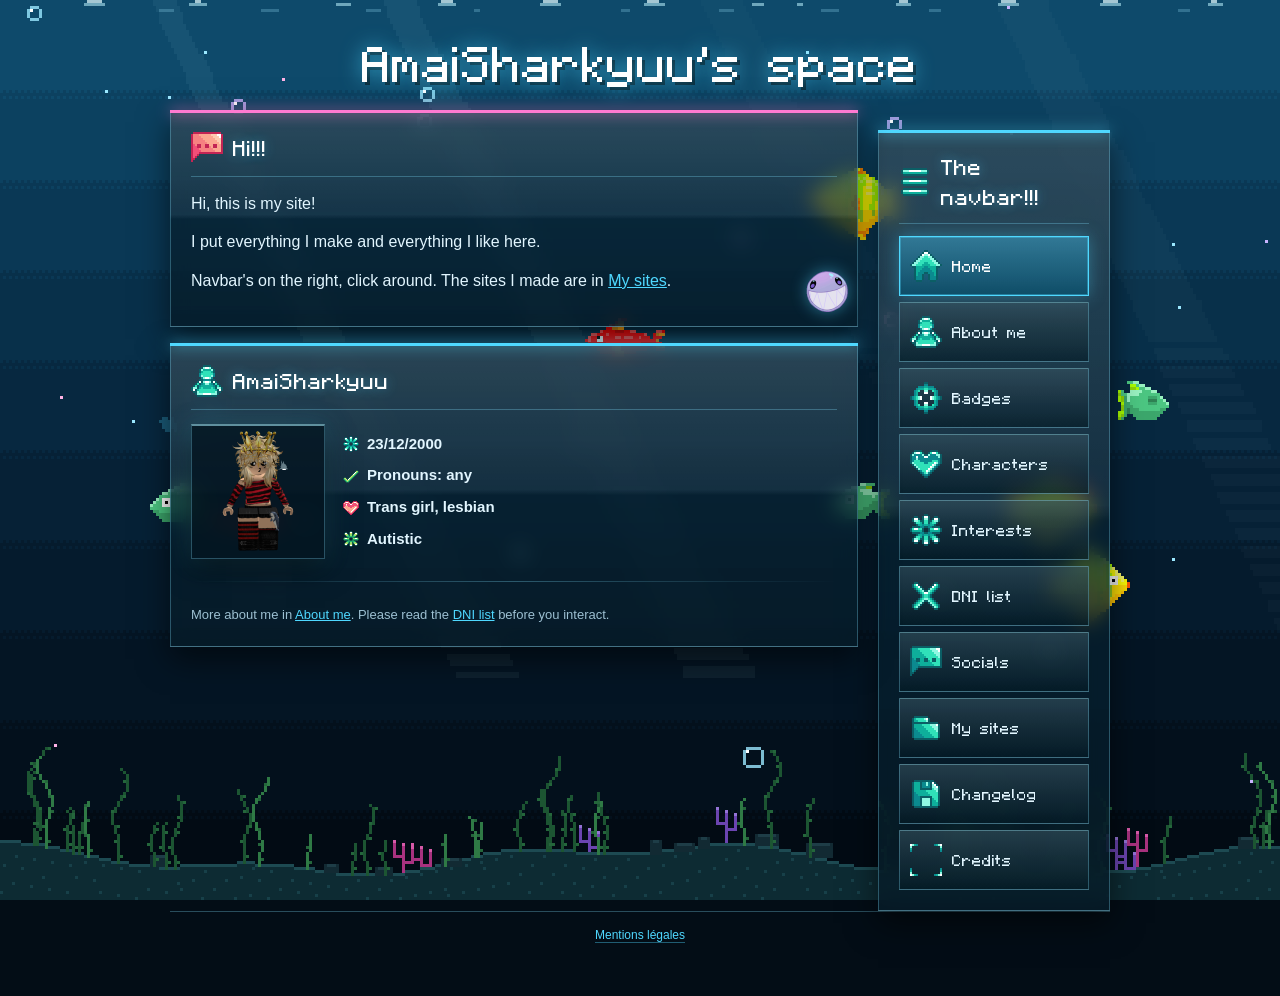
<file: index.html>
<!DOCTYPE html>
<html lang="en">
<head>
    <meta charset="UTF-8">
    <meta name="viewport" content="width=device-width, initial-scale=1.0, viewport-fit=cover">
    <meta name="theme-color" content="#030d16">
    <meta name="color-scheme" content="dark">
    <title>AmaiSharkyuu's space</title>
    <meta name="description" content="AmaiSharkyuu's personal corner of the web. Minecraft, JoJo, sharks and a pile of small websites.">
    <link rel="icon" type="image/png" href="assets/favicon.png">
    <link rel="stylesheet" href="aero.css">
    <style>
        .hero {
            display: flex;
            gap: 18px;
            align-items: center;
            flex-wrap: wrap;
        }

        .avatar {
            width: 132px;
            height: 132px;
            flex: 0 0 auto;
            object-fit: cover;
            background-color: rgba(3, 20, 32, 0.8);
            border: 1px solid var(--glass-line);
            border-top: 2px solid var(--glass-top);
            box-shadow:
                0 10px 26px rgba(0, 0, 0, 0.6),
                0 0 22px rgba(79, 216, 255, 0.25);
        }

        .facts {
            flex: 1 1 190px;
            min-width: 0;
            margin: 0;
            padding: 0;
            list-style: none;
        }

        .facts li {
            display: flex;
            align-items: center;
            gap: 8px;
            font-size: 15px;
            font-weight: 600;
            margin-bottom: 7px;
        }
        .facts li:last-child { margin-bottom: 0; }

        .bubble-sticker {
            bottom: -22px;
            right: -16px;
            width: 50px;
        }
    </style>
</head>
<body>

<div class="page">

    <header class="site-head">
        <h1 class="site-title">AmaiSharkyuu's space</h1>
    </header>

    <nav class="nav-col navbar panel" data-accent="aqua" aria-label="Site navigation" data-site="nav"></nav>

    <main class="main-col">

        <section class="panel" data-accent="pink">
            <h2 class="panel-title"><span class="pxi pink pxi-chat" aria-hidden="true"></span>Hi!!!</h2>

            <div class="section-wrapper">
                <p>Hi, this is my site!</p>
                <p>I put everything I make and everything I like here.</p>
                <p>Navbar's on the right, click around. The sites I made are in <a href="mysites/">My sites</a>.</p>

                <img src="bubble-tadc.gif" class="sticker bubble-sticker" alt="" draggable="false">
            </div>
        </section>

        <section class="panel" data-accent="aqua">
            <h2 class="panel-title"><span class="pxi pxi-person" aria-hidden="true"></span>AmaiSharkyuu</h2>

            <div class="hero">
                <!-- avatar.png est rafraîchi chaque jour par .github/workflows/avatar.yml -->
                <img class="avatar" src="avatar.png" width="420" height="420" alt="AmaiSharkyuu's Roblox avatar" draggable="false">

                <ul class="facts" data-site="facts"></ul>
            </div>

            <hr class="aero-sep">

            <p class="muted">More about me in <a href="about/">About me</a>. Please read the <a href="HateList/">DNI list</a> before you interact.</p>
        </section>

    </main>

    <footer class="site-footer" data-site="footer"></footer>

</div>

<script src="site.js"></script>
</body>
</html>
</file>
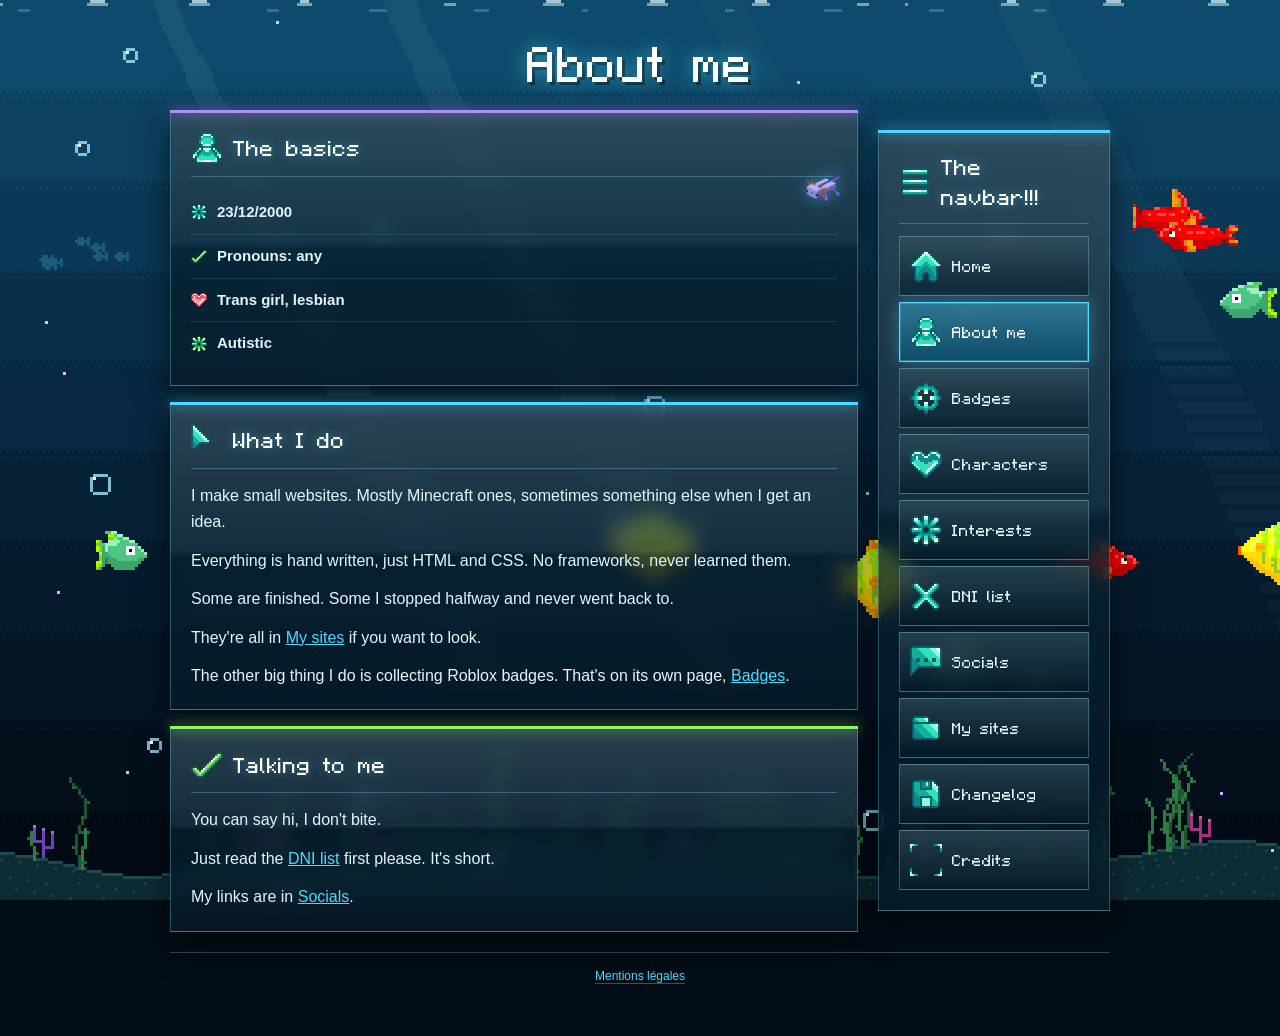
<file: about/index.html>
<!DOCTYPE html>
<html lang="en">
<head>
    <meta charset="UTF-8">
    <meta name="viewport" content="width=device-width, initial-scale=1.0, viewport-fit=cover">
    <meta name="theme-color" content="#030d16">
    <meta name="color-scheme" content="dark">
    <title>About me — AmaiSharkyuu</title>
    <meta name="description" content="Who AmaiSharkyuu is: pronouns, what she makes, and how to interact.">
    <link rel="icon" type="image/png" href="../assets/favicon.png">
    <link rel="stylesheet" href="../aero.css">
    <style>
        .facts {
            margin: 0;
            padding: 0;
            list-style: none;
        }

        .facts li {
            display: flex;
            align-items: center;
            gap: 10px;
            font-size: 15px;
            font-weight: 600;
            padding: 9px 0;
            border-bottom: 1px solid rgba(130, 226, 255, 0.14);
        }
        .facts li:last-child { border-bottom: none; }

        .axolotl-sticker {
            top: -24px;
            right: -14px;
            width: 54px;
        }
    </style>
</head>
<body>

<div class="page">

    <header class="site-head">
        <h1 class="site-title">About me</h1>
    </header>

    <nav class="nav-col navbar panel" data-accent="aqua" aria-label="Site navigation" data-site="nav"></nav>

    <main class="main-col">

        <section class="panel" data-accent="violet">
            <h2 class="panel-title"><span class="pxi pxi-person" aria-hidden="true"></span>The basics</h2>

            <div class="section-wrapper">
                <img src="../Axolotl.webp" alt="" class="sticker axolotl-sticker" draggable="false">

                <ul class="facts" data-site="facts"></ul>
            </div>
        </section>

        <section class="panel" data-accent="aqua">
            <h2 class="panel-title"><span class="pxi pxi-cursor" aria-hidden="true"></span>What I do</h2>

            <p>I make small websites. Mostly Minecraft ones, sometimes something else when I get an idea.</p>
            <p>Everything is hand written, just HTML and CSS. No frameworks, never learned them.</p>
            <p>Some are finished. Some I stopped halfway and never went back to.</p>
            <p>They're all in <a href="../mysites/">My sites</a> if you want to look.</p>
            <p>The other big thing I do is collecting Roblox badges. That's on its own page, <a href="../badges/">Badges</a>.</p>
        </section>

        <section class="panel" data-accent="lime">
            <h2 class="panel-title"><span class="pxi green pxi-check" aria-hidden="true"></span>Talking to me</h2>

            <p>You can say hi, I don't bite.</p>
            <p>Just read the <a href="../HateList/">DNI list</a> first please. It's short.</p>
            <p>My links are in <a href="../socials/">Socials</a>.</p>
        </section>

    </main>

    <footer class="site-footer" data-site="footer"></footer>

</div>

<script src="../site.js"></script>
</body>
</html>
</file>
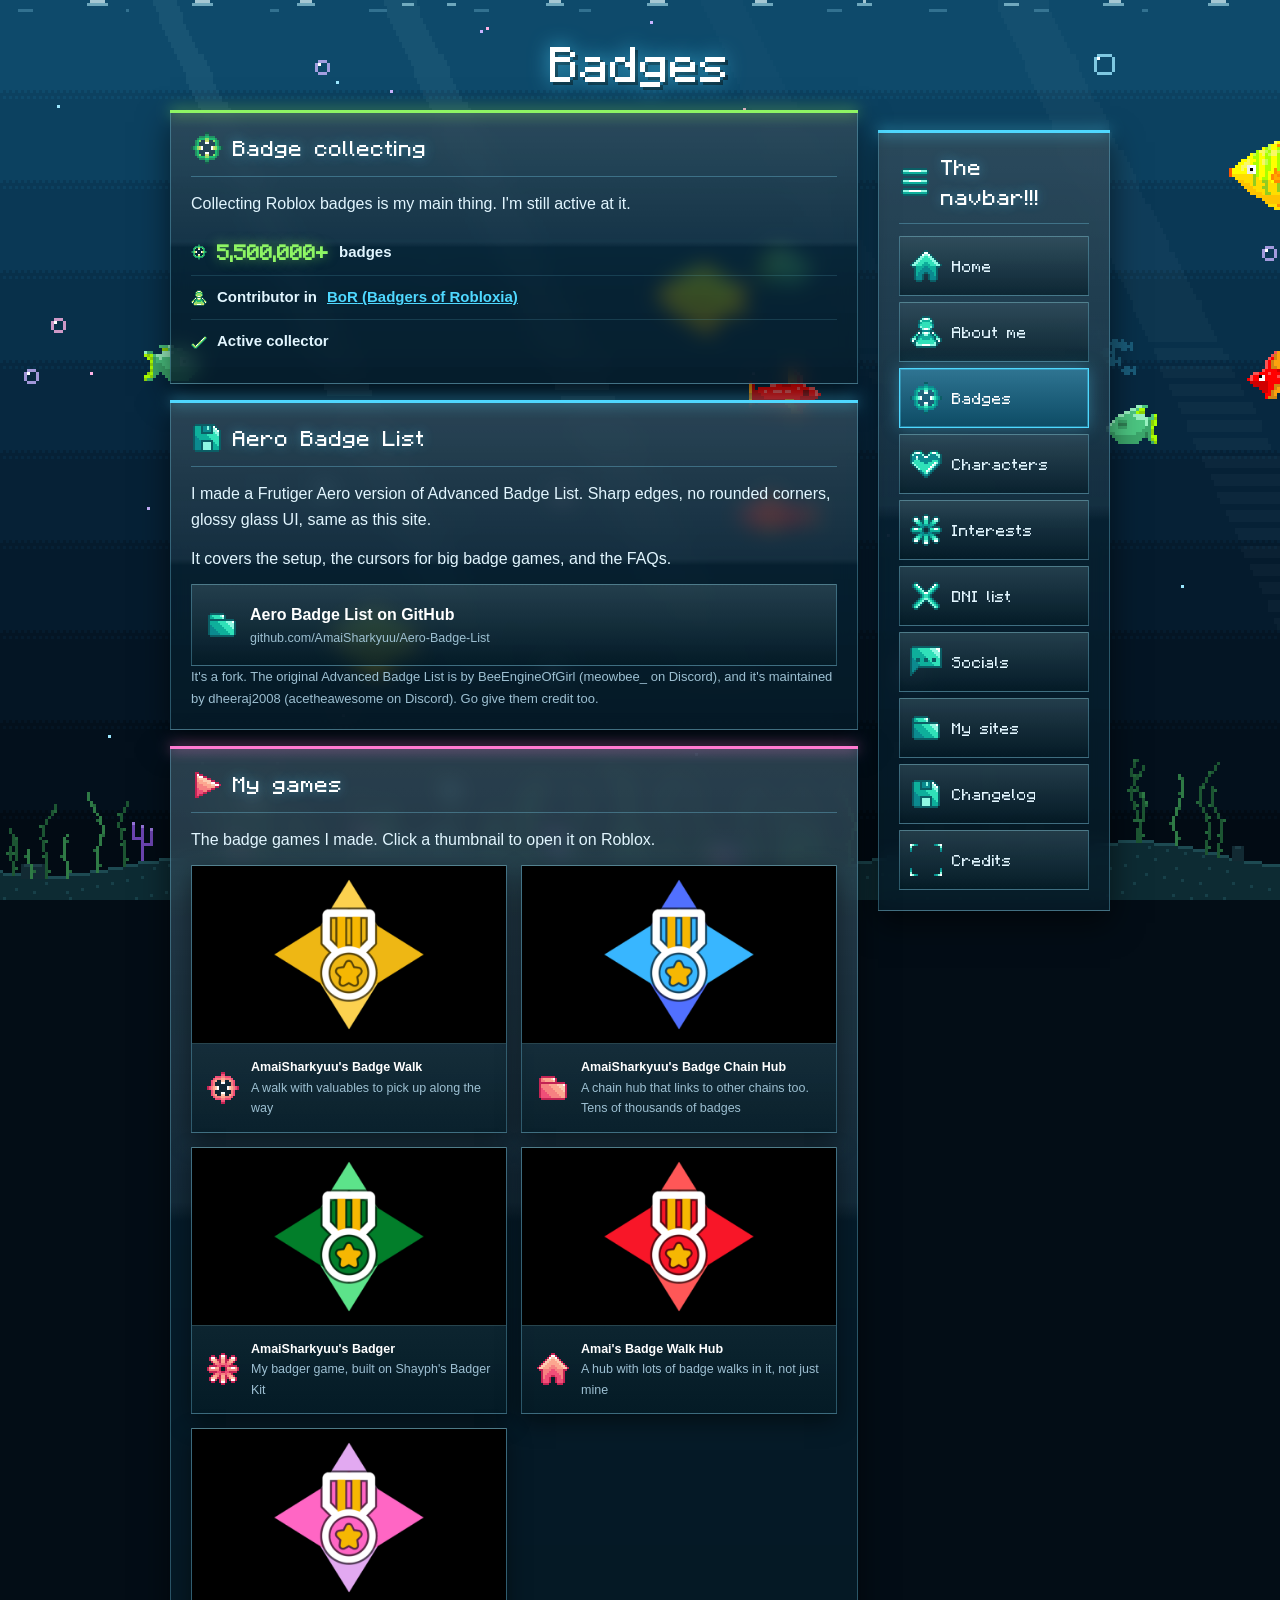
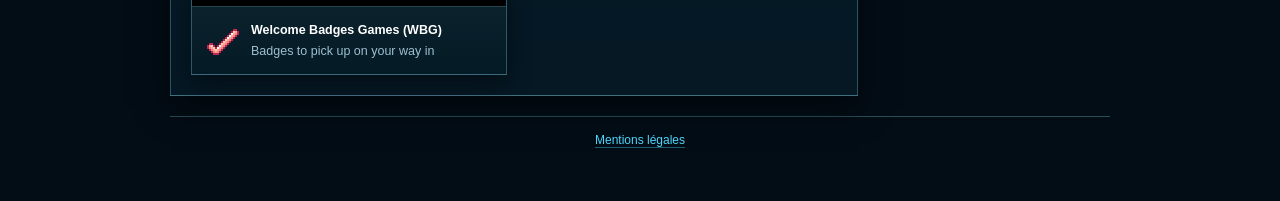
<file: badges/index.html>
<!DOCTYPE html>
<html lang="en">
<head>
    <meta charset="UTF-8">
    <meta name="viewport" content="width=device-width, initial-scale=1.0, viewport-fit=cover">
    <meta name="theme-color" content="#030d16">
    <meta name="color-scheme" content="dark">
    <title>Badges — AmaiSharkyuu</title>
    <meta name="description" content="Badge collecting on Roblox: Contributor in BoR, 5.5 million badges, Aero Badge List and my badge games.">
    <link rel="icon" type="image/png" href="../assets/favicon.png">
    <link rel="stylesheet" href="../aero.css">
    <style>
        .facts {
            margin: 0;
            padding: 0;
            list-style: none;
        }

        .facts li {
            display: flex;
            align-items: center;
            gap: 10px;
            font-size: 15px;
            font-weight: 600;
            padding: 9px 0;
            border-bottom: 1px solid rgba(130, 226, 255, 0.14);
        }
        .facts li:last-child { border-bottom: none; }

        .count {
            font-family: 'Minecraftia', 'Segoe UI', sans-serif;
            font-size: 17px;
            color: var(--lime);
            text-shadow: 0 0 12px rgba(142, 245, 100, 0.5);
        }

        /* Cartes de jeu : l'image sert d'aperçu, cliquable en entier.
           Deux colonnes, sinon cinq vignettes 16/9 empilées font une page
           interminable. Une seule colonne quand c'est trop etroit. */
        .game-list {
            display: grid;
            /* auto-fit plutôt qu'un nombre fixe : la grille repasse en une
               colonne dès qu'une carte descendrait sous 220px, quelle que
               soit la largeur de fenêtre. */
            grid-template-columns: repeat(auto-fit, minmax(220px, 1fr));
            gap: 14px;
        }

        .game-card {
            display: block;
            text-decoration: none;
            color: var(--text);

            background-color: rgba(6, 40, 58, 0.55);
            background-image: linear-gradient(to bottom, rgba(255, 255, 255, 0.1), rgba(0, 0, 0, 0.22));
            border: 1px solid var(--glass-line);
            border-top: 1px solid rgba(168, 240, 255, 0.45);
            box-shadow: 0 8px 22px rgba(0, 0, 0, 0.45);
            transition: box-shadow 0.15s ease, transform 0.1s ease;
        }

        .game-card:active { transform: translateY(1px); }

        @media (hover: hover) {
            .game-card:hover {
                box-shadow: 0 8px 26px rgba(0, 0, 0, 0.5), 0 0 20px rgba(79, 216, 255, 0.35);
            }
        }

        .game-card img {
            display: block;
            width: 100%;
            height: auto;
            aspect-ratio: 16 / 9;
            object-fit: cover;
            background-color: #000;
            border-bottom: 1px solid var(--glass-line);
        }

        .game-body {
            display: flex;
            align-items: center;
            gap: 12px;
            padding: 13px 15px;
        }

        .game-body .label { min-width: 0; }

        .game-body b {
            display: block;
            font-weight: 700;
            color: var(--text-strong);
        }

        .game-body span {
            font-size: 12.5px;
            color: var(--text-dim);
            overflow-wrap: anywhere;
        }
    </style>
</head>
<body>

<div class="page">

    <header class="site-head">
        <h1 class="site-title">Badges</h1>
    </header>

    <nav class="nav-col navbar panel" data-accent="aqua" aria-label="Site navigation" data-site="nav"></nav>

    <main class="main-col">

        <section class="panel" data-accent="lime">
            <h2 class="panel-title"><span class="pxi green pxi-target" aria-hidden="true"></span>Badge collecting</h2>

            <p>Collecting Roblox badges is my main thing. I'm still active at it.</p>

            <ul class="facts">
                <li><span class="pxi small green pxi-target" aria-hidden="true"></span><span class="count">5,500,000+</span> badges</li>
                <li><span class="pxi small green pxi-person" aria-hidden="true"></span>Contributor in <a href="https://www.roblox.com/communities/5587275/Badgers-of-Robloxia" target="_blank" rel="noopener noreferrer"><strong>BoR</strong> (Badgers of Robloxia)</a></li>
                <li><span class="pxi small green pxi-check" aria-hidden="true"></span>Active collector</li>
            </ul>
        </section>

        <section class="panel" data-accent="aqua">
            <h2 class="panel-title"><span class="pxi pxi-save" aria-hidden="true"></span>Aero Badge List</h2>

            <p>I made a Frutiger Aero version of Advanced Badge List. Sharp edges, no rounded corners, glossy glass UI, same as this site.</p>
            <p>It covers the setup, the cursors for big badge games, and the FAQs.</p>

            <ul class="link-list">
                <li>
                    <a class="link-row" href="https://github.com/AmaiSharkyuu/Aero-Badge-List" target="_blank" rel="noopener noreferrer">
                        <span class="pxi pxi-folder" aria-hidden="true"></span>
                        <span class="label">
                            <b>Aero Badge List on GitHub</b>
                            <span>github.com/AmaiSharkyuu/Aero-Badge-List</span>
                        </span>
                    </a>
                </li>
            </ul>

            <p class="muted">It's a fork. The original Advanced Badge List is by BeeEngineOfGirl (meowbee_ on Discord), and it's maintained by dheeraj2008 (acetheawesome on Discord). Go give them credit too.</p>
        </section>

        <section class="panel" data-accent="pink">
            <h2 class="panel-title"><span class="pxi pink pxi-play" aria-hidden="true"></span>My games</h2>

            <p>The badge games I made. Click a thumbnail to open it on Roblox.</p>

            <div class="game-list">

                <a class="game-card" href="https://www.roblox.com/games/96889358005440/AmaiSharkyuus-Badge-Walk" target="_blank" rel="noopener noreferrer">
                    <img src="../assets/game-badge-walk.png" width="768" height="432" alt="AmaiSharkyuu's Badge Walk thumbnail" loading="lazy" draggable="false">
                    <span class="game-body">
                        <span class="pxi pink pxi-target" aria-hidden="true"></span>
                        <span class="label">
                            <b>AmaiSharkyuu's Badge Walk</b>
                            <span>A walk with valuables to pick up along the way</span>
                        </span>
                    </span>
                </a>

                <a class="game-card" href="https://www.roblox.com/games/120642028039038/AmaiSharkyuus-Badge-Chain-Hub" target="_blank" rel="noopener noreferrer">
                    <img src="../assets/game-badge-chain-hub.png" width="768" height="432" alt="AmaiSharkyuu's Badge Chain Hub thumbnail" loading="lazy" draggable="false">
                    <span class="game-body">
                        <span class="pxi pink pxi-folder" aria-hidden="true"></span>
                        <span class="label">
                            <b>AmaiSharkyuu's Badge Chain Hub</b>
                            <span>A chain hub that links to other chains too. Tens of thousands of badges</span>
                        </span>
                    </span>
                </a>

                <a class="game-card" href="https://www.roblox.com/games/131254054272754/AmaiSharkyuus-Badger" target="_blank" rel="noopener noreferrer">
                    <img src="../assets/game-badger.png" width="768" height="432" alt="AmaiSharkyuu's Badger thumbnail" loading="lazy" draggable="false">
                    <span class="game-body">
                        <span class="pxi pink pxi-star" aria-hidden="true"></span>
                        <span class="label">
                            <b>AmaiSharkyuu's Badger</b>
                            <span>My badger game, built on Shayph's Badger Kit</span>
                        </span>
                    </span>
                </a>

                <a class="game-card" href="https://www.roblox.com/games/13489965810/Amais-Badge-Walk-Hub" target="_blank" rel="noopener noreferrer">
                    <img src="../assets/game-walk-hub.png" width="768" height="432" alt="Amai's Badge Walk Hub thumbnail" loading="lazy" draggable="false">
                    <span class="game-body">
                        <span class="pxi pink pxi-home" aria-hidden="true"></span>
                        <span class="label">
                            <b>Amai's Badge Walk Hub</b>
                            <span>A hub with lots of badge walks in it, not just mine</span>
                        </span>
                    </span>
                </a>

                <a class="game-card" href="https://www.roblox.com/games/119970968453109/Welcome-Badges-Games" target="_blank" rel="noopener noreferrer">
                    <img src="../assets/game-welcome-badges.png" width="768" height="432" alt="Welcome Badges Games thumbnail" loading="lazy" draggable="false">
                    <span class="game-body">
                        <span class="pxi pink pxi-check" aria-hidden="true"></span>
                        <span class="label">
                            <b>Welcome Badges Games (WBG)</b>
                            <span>Badges to pick up on your way in</span>
                        </span>
                    </span>
                </a>

            </div>
        </section>

    </main>

    <footer class="site-footer" data-site="footer"></footer>

</div>

<script src="../site.js"></script>
</body>
</html>
</file>
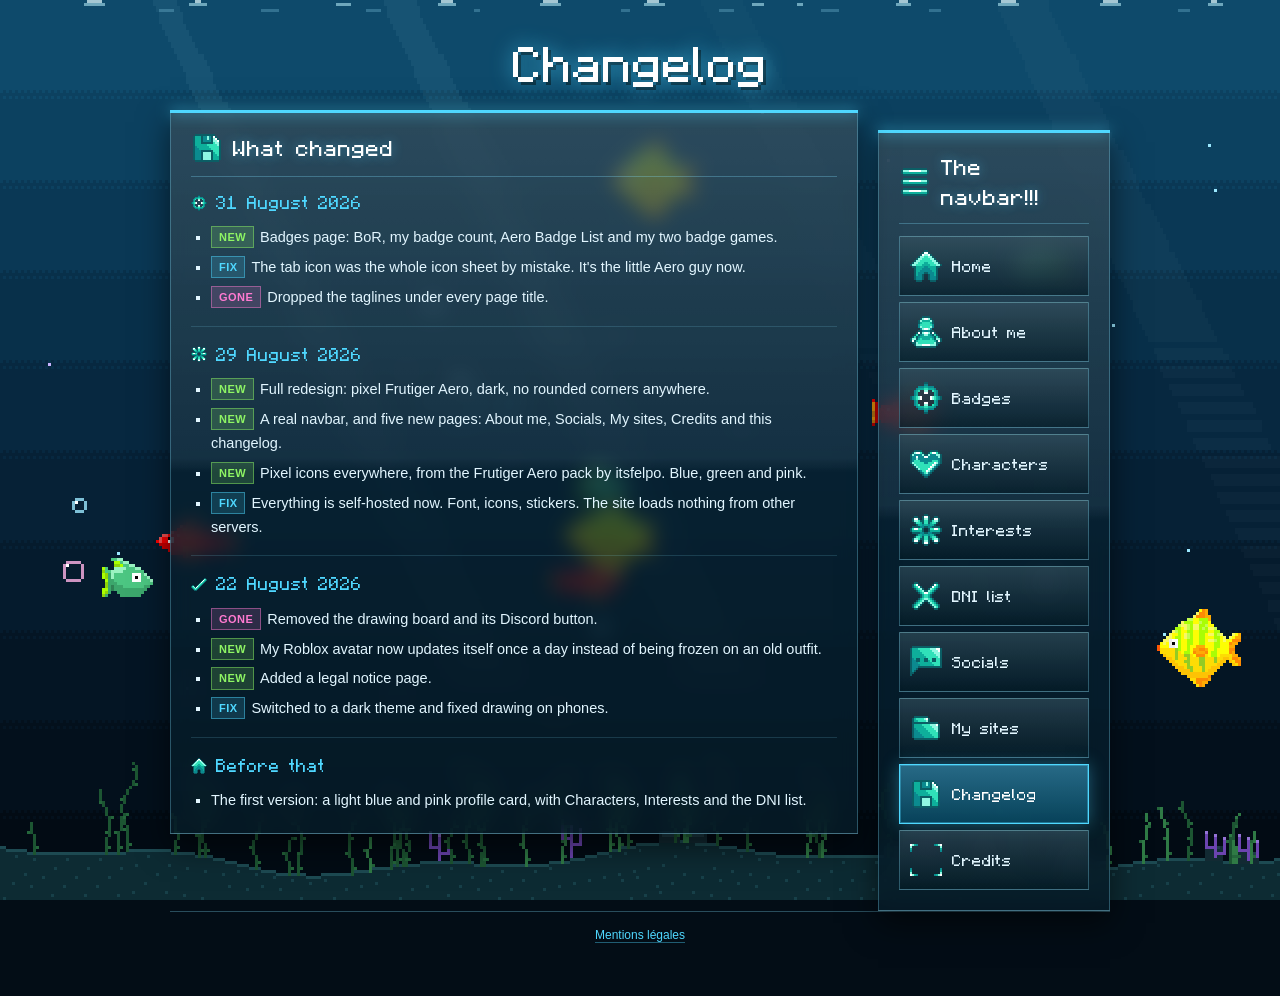
<file: changelog/index.html>
<!DOCTYPE html>
<html lang="en">
<head>
    <meta charset="UTF-8">
    <meta name="viewport" content="width=device-width, initial-scale=1.0, viewport-fit=cover">
    <meta name="theme-color" content="#030d16">
    <meta name="color-scheme" content="dark">
    <title>Changelog — AmaiSharkyuu</title>
    <meta name="description" content="What changed on this website, newest first.">
    <link rel="icon" type="image/png" href="../assets/favicon.png">
    <link rel="stylesheet" href="../aero.css">
    <style>
        .log { margin: 0; padding: 0; list-style: none; }

        .log > li {
            padding: 16px 0;
            border-bottom: 1px solid rgba(130, 226, 255, 0.16);
        }
        .log > li:first-child { padding-top: 0; }
        .log > li:last-child { border-bottom: none; padding-bottom: 0; }

        .log-date {
            display: flex;
            align-items: center;
            gap: 9px;
            font-family: 'Minecraftia', 'Segoe UI', sans-serif;
            font-size: 14px;
            color: var(--aqua);
            margin-bottom: 8px;
        }

        .log ul {
            margin: 0;
            padding-left: 20px;
            list-style: square;
        }

        .log ul li {
            font-size: 14.5px;
            margin-bottom: 6px;
        }
        .log ul li:last-child { margin-bottom: 0; }

        .tag {
            display: inline-block;
            padding: 1px 7px;
            margin-right: 6px;
            font-size: 11px;
            font-weight: 700;
            text-transform: uppercase;
            letter-spacing: 0.04em;
            vertical-align: 1px;
        }
        .tag.new   { background: rgba(142, 245, 100, 0.18); color: var(--lime);  border: 1px solid rgba(142, 245, 100, 0.45); }
        .tag.fix   { background: rgba(79, 216, 255, 0.16);  color: var(--aqua);  border: 1px solid rgba(79, 216, 255, 0.45); }
        .tag.gone  { background: rgba(255, 122, 209, 0.16); color: var(--pink);  border: 1px solid rgba(255, 122, 209, 0.45); }
    </style>
</head>
<body>

<div class="page">

    <header class="site-head">
        <h1 class="site-title">Changelog</h1>
    </header>

    <nav class="nav-col navbar panel" data-accent="aqua" aria-label="Site navigation" data-site="nav"></nav>

    <main class="main-col">

        <section class="panel" data-accent="aqua">
            <h2 class="panel-title"><span class="pxi pxi-save" aria-hidden="true"></span>What changed</h2>

            <ol class="log">

                <li>
                    <p class="log-date"><span class="pxi small pxi-target" aria-hidden="true"></span>31 August 2026</p>
                    <ul>
                        <li><span class="tag new">new</span>Badges page: BoR, my badge count, Aero Badge List and my two badge games.</li>
                        <li><span class="tag fix">fix</span>The tab icon was the whole icon sheet by mistake. It's the little Aero guy now.</li>
                        <li><span class="tag gone">gone</span>Dropped the taglines under every page title.</li>
                    </ul>
                </li>

                <li>
                    <p class="log-date"><span class="pxi small pxi-star" aria-hidden="true"></span>29 August 2026</p>
                    <ul>
                        <li><span class="tag new">new</span>Full redesign: pixel Frutiger Aero, dark, no rounded corners anywhere.</li>
                        <li><span class="tag new">new</span>A real navbar, and five new pages: About me, Socials, My sites, Credits and this changelog.</li>
                        <li><span class="tag new">new</span>Pixel icons everywhere, from the Frutiger Aero pack by itsfelpo. Blue, green and pink.</li>
                        <li><span class="tag fix">fix</span>Everything is self-hosted now. Font, icons, stickers. The site loads nothing from other servers.</li>
                    </ul>
                </li>

                <li>
                    <p class="log-date"><span class="pxi small pxi-check" aria-hidden="true"></span>22 August 2026</p>
                    <ul>
                        <li><span class="tag gone">gone</span>Removed the drawing board and its Discord button.</li>
                        <li><span class="tag new">new</span>My Roblox avatar now updates itself once a day instead of being frozen on an old outfit.</li>
                        <li><span class="tag new">new</span>Added a legal notice page.</li>
                        <li><span class="tag fix">fix</span>Switched to a dark theme and fixed drawing on phones.</li>
                    </ul>
                </li>

                <li>
                    <p class="log-date"><span class="pxi small pxi-home" aria-hidden="true"></span>Before that</p>
                    <ul>
                        <li>The first version: a light blue and pink profile card, with Characters, Interests and the DNI list.</li>
                    </ul>
                </li>

            </ol>
        </section>

    </main>

    <footer class="site-footer" data-site="footer"></footer>

</div>

<script src="../site.js"></script>
</body>
</html>
</file>
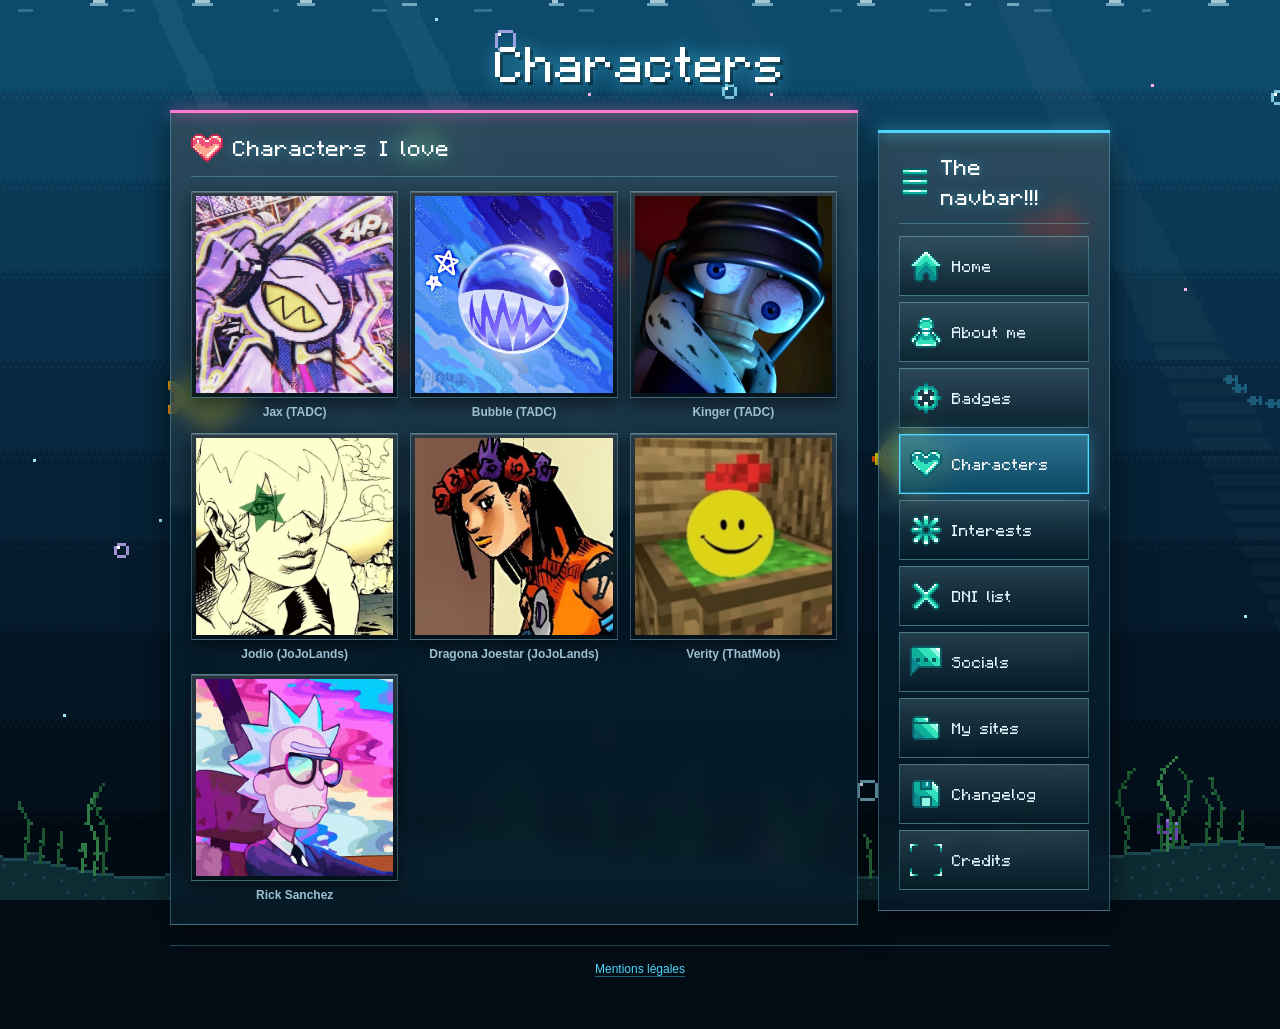
<file: Characters/index.html>
<!DOCTYPE html>
<html lang="en">
<head>
    <meta charset="UTF-8">
    <meta name="viewport" content="width=device-width, initial-scale=1.0, viewport-fit=cover">
    <meta name="theme-color" content="#030d16">
    <meta name="color-scheme" content="dark">
    <title>Characters — AmaiSharkyuu</title>
    <meta name="description" content="AmaiSharkyuu's favourite characters, from TADC to JoJo.">
    <link rel="icon" type="image/png" href="../assets/favicon.png">
    <link rel="stylesheet" href="../aero.css">
    <style>
        .characters-grid {
            display: grid;
            grid-template-columns: repeat(3, 1fr);
            gap: 12px;
        }

        .char-item {
            display: flex;
            flex-direction: column;
            align-items: center;
            gap: 6px;
        }

        .char-square {
            width: 100%;
            aspect-ratio: 1 / 1;
            box-sizing: border-box;
            padding: 4px;
            overflow: hidden;

            background-color: rgba(3, 20, 32, 0.8);
            background-image: linear-gradient(to bottom, rgba(255, 255, 255, 0.14), rgba(0, 0, 0, 0.25));
            border: 1px solid var(--glass-line);
            border-top: 1px solid rgba(168, 240, 255, 0.5);
            box-shadow:
                0 6px 16px rgba(0, 0, 0, 0.5),
                inset 0 1px 0 rgba(255, 255, 255, 0.2);

            transition: transform 0.12s ease, box-shadow 0.12s ease;
        }

        .char-square:active {
            transform: scale(1.04);
            box-shadow: 0 6px 20px rgba(0, 0, 0, 0.55), 0 0 18px rgba(79, 216, 255, 0.4);
        }

        @media (hover: hover) {
            .char-square:hover {
                transform: scale(1.04);
                box-shadow: 0 6px 20px rgba(0, 0, 0, 0.55), 0 0 18px rgba(79, 216, 255, 0.4);
            }
        }

        .char-square img {
            width: 100%;
            height: 100%;
            object-fit: cover;
            display: block;
            user-select: none;
            -webkit-user-select: none;
            -webkit-user-drag: none;
        }

        .char-name {
            margin: 0;
            font-size: 12px;
            font-weight: 600;
            line-height: 1.35;
            color: var(--text-dim);
            text-align: center;
            overflow-wrap: anywhere;
        }
    </style>
</head>
<body>

<div class="page">

    <header class="site-head">
        <h1 class="site-title">Characters</h1>
    </header>

    <nav class="nav-col navbar panel" data-accent="aqua" aria-label="Site navigation" data-site="nav"></nav>

    <main class="main-col">

        <section class="panel" data-accent="pink">
            <h2 class="panel-title"><span class="pxi pink pxi-heart" aria-hidden="true"></span>Characters I love</h2>

            <div class="characters-grid">

                <div class="char-item">
                    <div class="char-square">
                        <img src="Images/Jax TADC icon.webp" alt="Jax" draggable="false" loading="lazy">
                    </div>
                    <p class="char-name">Jax (TADC)</p>
                </div>

                <div class="char-item">
                    <div class="char-square">
                        <img src="Images/🧼🫧.webp" alt="Bubble" draggable="false" loading="lazy">
                    </div>
                    <p class="char-name">Bubble (TADC)</p>
                </div>

                <div class="char-item">
                    <div class="char-square">
                        <img src="Images/Kinger.webp" alt="Kinger" draggable="false" loading="lazy">
                    </div>
                    <p class="char-name">Kinger (TADC)</p>
                </div>

                <div class="char-item">
                    <div class="char-square">
                        <img src="Images/Jodio.webp" alt="Jodio" draggable="false" loading="lazy">
                    </div>
                    <p class="char-name">Jodio (JoJoLands)</p>
                </div>

                <div class="char-item">
                    <div class="char-square">
                        <img src="Images/★Dragona Joestar★.jpg" alt="Dragona Joestar" draggable="false" loading="lazy">
                    </div>
                    <p class="char-name">Dragona Joestar (JoJoLands)</p>
                </div>

                <div class="char-item">
                    <div class="char-square">
                        <img src="Images/Verity.webp" alt="Verity" draggable="false" loading="lazy">
                    </div>
                    <p class="char-name">Verity (ThatMob)</p>
                </div>

                <div class="char-item">
                    <div class="char-square">
                        <img src="Images/Rick_Sanchez.webp" alt="Rick Sanchez" draggable="false" loading="lazy">
                    </div>
                    <p class="char-name">Rick Sanchez</p>
                </div>

            </div>
        </section>

    </main>

    <footer class="site-footer" data-site="footer"></footer>

</div>

<script src="../site.js"></script>
</body>
</html>
</file>
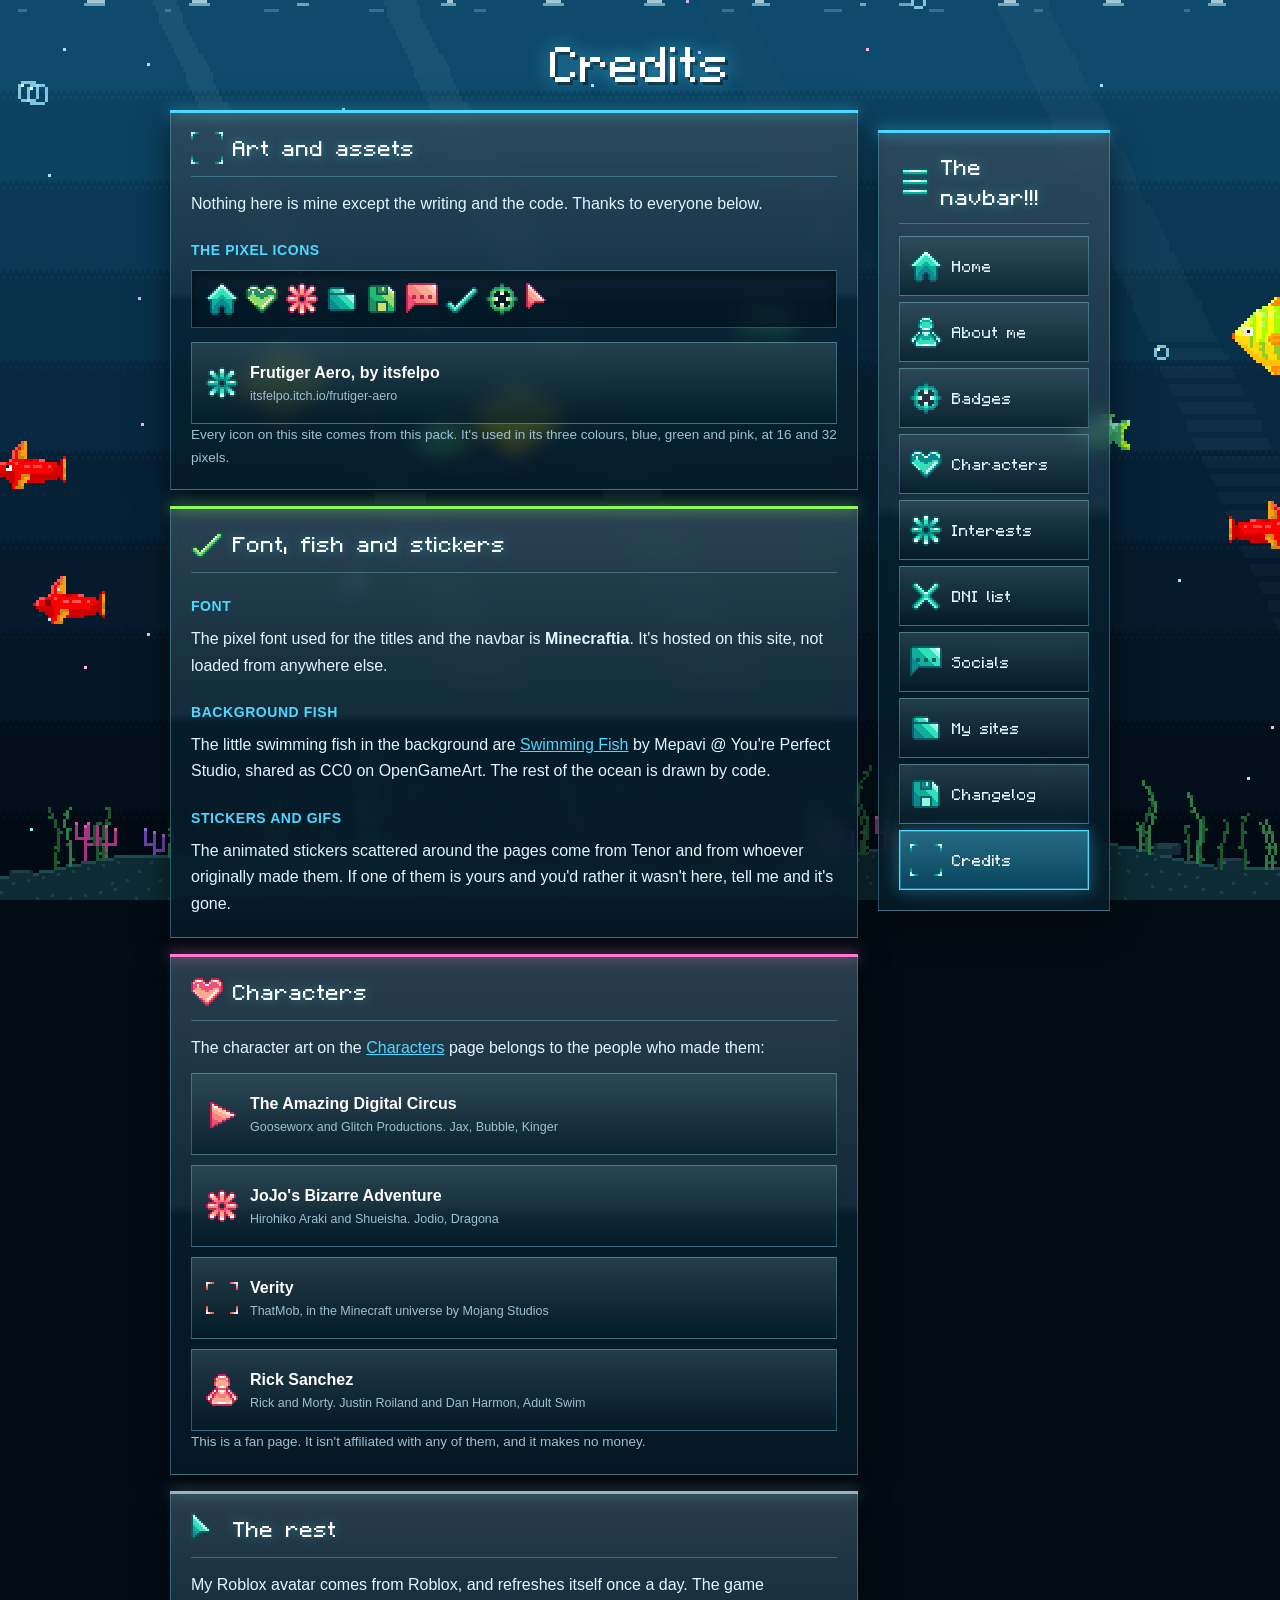
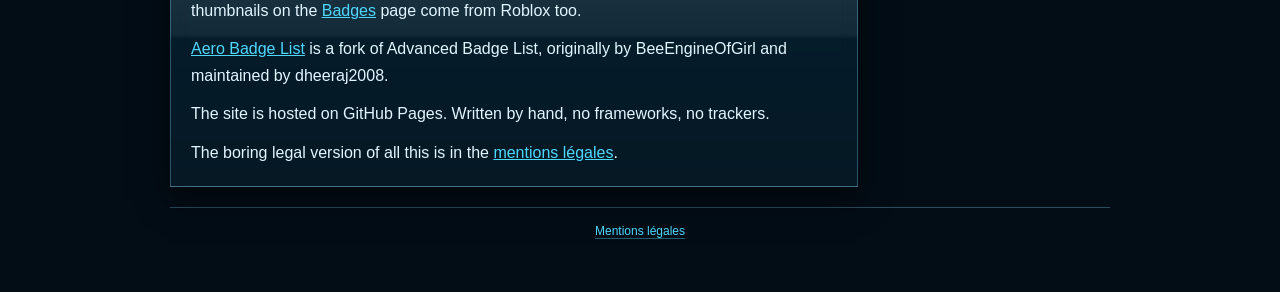
<file: credits/index.html>
<!DOCTYPE html>
<html lang="en">
<head>
    <meta charset="UTF-8">
    <meta name="viewport" content="width=device-width, initial-scale=1.0, viewport-fit=cover">
    <meta name="theme-color" content="#030d16">
    <meta name="color-scheme" content="dark">
    <title>Credits — AmaiSharkyuu</title>
    <meta name="description" content="Everyone whose work is used on this website.">
    <link rel="icon" type="image/png" href="../assets/favicon.png">
    <link rel="stylesheet" href="../aero.css">
    <style>
        .icon-sample {
            display: flex;
            flex-wrap: wrap;
            gap: 8px;
            padding: 12px 14px;
            margin-bottom: 14px;
            background-color: rgba(3, 20, 32, 0.72);
            border: 1px solid var(--glass-line);
            border-top: 1px solid rgba(168, 240, 255, 0.4);
            box-shadow: inset 0 2px 10px rgba(0, 0, 0, 0.45);
        }

        .credit-note {
            font-size: 13.5px;
            color: var(--text-dim);
            margin: 10px 0 0;
        }
    </style>
</head>
<body>

<div class="page">

    <header class="site-head">
        <h1 class="site-title">Credits</h1>
    </header>

    <nav class="nav-col navbar panel" data-accent="aqua" aria-label="Site navigation" data-site="nav"></nav>

    <main class="main-col">

        <section class="panel" data-accent="aqua">
            <h2 class="panel-title"><span class="pxi pxi-frame" aria-hidden="true"></span>Art and assets</h2>

            <p>Nothing here is mine except the writing and the code. Thanks to everyone below.</p>

            <h3 class="section-title">The pixel icons</h3>

            <div class="icon-sample" aria-hidden="true">
                <span class="pxi pxi-home"></span>
                <span class="pxi green pxi-heart"></span>
                <span class="pxi pink pxi-star"></span>
                <span class="pxi pxi-folder"></span>
                <span class="pxi green pxi-save"></span>
                <span class="pxi pink pxi-chat"></span>
                <span class="pxi pxi-check"></span>
                <span class="pxi green pxi-target"></span>
                <span class="pxi pink pxi-cursor"></span>
            </div>

            <ul class="link-list">
                <li>
                    <a class="link-row" href="https://itsfelpo.itch.io/frutiger-aero" target="_blank" rel="noopener noreferrer">
                        <span class="pxi pxi-star" aria-hidden="true"></span>
                        <span class="label">
                            <b>Frutiger Aero, by itsfelpo</b>
                            <span>itsfelpo.itch.io/frutiger-aero</span>
                        </span>
                    </a>
                </li>
            </ul>

            <p class="credit-note">Every icon on this site comes from this pack. It's used in its three colours, blue, green and pink, at 16 and 32 pixels.</p>
        </section>

        <section class="panel" data-accent="lime">
            <h2 class="panel-title"><span class="pxi green pxi-check" aria-hidden="true"></span>Font, fish and stickers</h2>

            <h3 class="section-title">Font</h3>
            <p>The pixel font used for the titles and the navbar is <strong>Minecraftia</strong>. It's hosted on this site, not loaded from anywhere else.</p>

            <h3 class="section-title">Background fish</h3>
            <p>The little swimming fish in the background are <a href="https://opengameart.org/content/swimming-fish" target="_blank" rel="noopener noreferrer">Swimming Fish</a> by Mepavi @ You're Perfect Studio, shared as CC0 on OpenGameArt. The rest of the ocean is drawn by code.</p>

            <h3 class="section-title">Stickers and GIFs</h3>
            <p>The animated stickers scattered around the pages come from Tenor and from whoever originally made them. If one of them is yours and you'd rather it wasn't here, tell me and it's gone.</p>
        </section>

        <section class="panel" data-accent="pink">
            <h2 class="panel-title"><span class="pxi pink pxi-heart" aria-hidden="true"></span>Characters</h2>

            <p>The character art on the <a href="../Characters/">Characters</a> page belongs to the people who made them:</p>

            <ul class="link-list">
                <li>
                    <a class="link-row" href="https://www.youtube.com/@GLITCH" target="_blank" rel="noopener noreferrer">
                        <span class="pxi pink pxi-play" aria-hidden="true"></span>
                        <span class="label">
                            <b>The Amazing Digital Circus</b>
                            <span>Gooseworx and Glitch Productions. Jax, Bubble, Kinger</span>
                        </span>
                    </a>
                </li>
                <li>
                    <a class="link-row" href="https://thejojolands.com" target="_blank" rel="noopener noreferrer">
                        <span class="pxi pink pxi-star" aria-hidden="true"></span>
                        <span class="label">
                            <b>JoJo's Bizarre Adventure</b>
                            <span>Hirohiko Araki and Shueisha. Jodio, Dragona</span>
                        </span>
                    </a>
                </li>
                <li>
                    <a class="link-row" href="https://www.youtube.com/@ThatMob" target="_blank" rel="noopener noreferrer">
                        <span class="pxi pink pxi-frame" aria-hidden="true"></span>
                        <span class="label">
                            <b>Verity</b>
                            <span>ThatMob, in the Minecraft universe by Mojang Studios</span>
                        </span>
                    </a>
                </li>
                <li>
                    <span class="link-row">
                        <span class="pxi pink pxi-person" aria-hidden="true"></span>
                        <span class="label">
                            <b>Rick Sanchez</b>
                            <span>Rick and Morty. Justin Roiland and Dan Harmon, Adult Swim</span>
                        </span>
                    </span>
                </li>
            </ul>

            <p class="credit-note">This is a fan page. It isn't affiliated with any of them, and it makes no money.</p>
        </section>

        <section class="panel" data-accent="steel">
            <h2 class="panel-title"><span class="pxi pxi-cursor" aria-hidden="true"></span>The rest</h2>

            <p>My Roblox avatar comes from Roblox, and refreshes itself once a day. The game thumbnails on the <a href="../badges/">Badges</a> page come from Roblox too.</p>
            <p><a href="../badges/">Aero Badge List</a> is a fork of Advanced Badge List, originally by BeeEngineOfGirl and maintained by dheeraj2008.</p>
            <p>The site is hosted on GitHub Pages. Written by hand, no frameworks, no trackers.</p>
            <p>The boring legal version of all this is in the <a href="../mentions-legales.html">mentions légales</a>.</p>
        </section>

    </main>

    <footer class="site-footer" data-site="footer"></footer>

</div>

<script src="../site.js"></script>
</body>
</html>
</file>
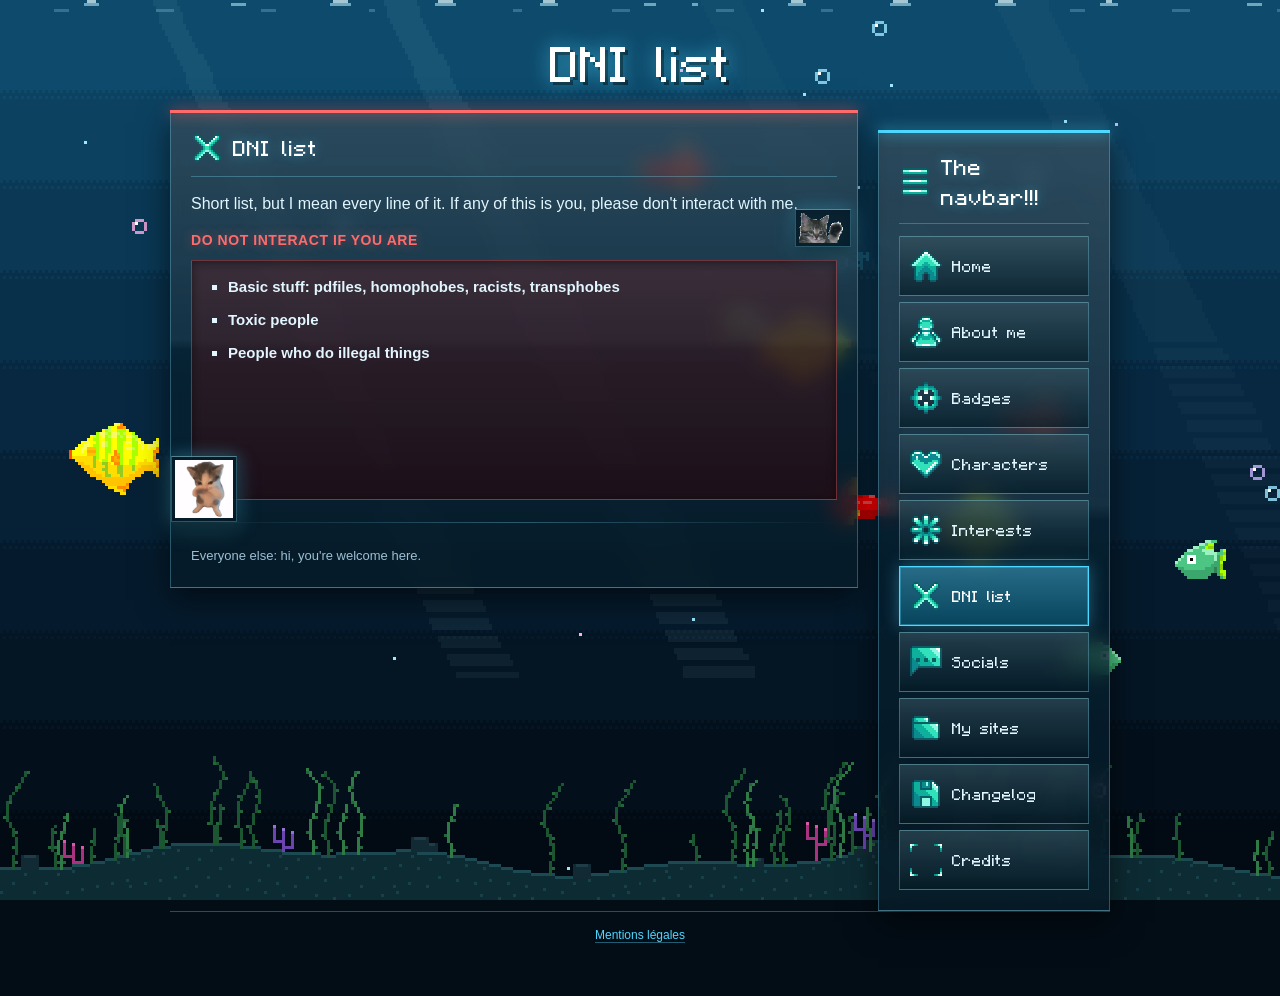
<file: HateList/index.html>
<!DOCTYPE html>
<html lang="en">
<head>
    <meta charset="UTF-8">
    <meta name="viewport" content="width=device-width, initial-scale=1.0, viewport-fit=cover">
    <meta name="theme-color" content="#030d16">
    <meta name="color-scheme" content="dark">
    <title>DNI list — AmaiSharkyuu</title>
    <meta name="description" content="Do not interact list. Read it before saying hi.">
    <link rel="icon" type="image/png" href="../assets/favicon.png">
    <link rel="stylesheet" href="../aero.css">
    <style>
        .bubble.tint-warn {
            background-color: rgba(52, 12, 20, 0.6);
            border-color: rgba(255, 107, 107, 0.35);
        }
        .bubble.tint-warn li { font-weight: 700; }

        .section-title.warn { color: var(--ruby); text-shadow: 0 0 12px rgba(255, 107, 107, 0.4); }

        /* Ces deux GIF ont un fond opaque clair : sur fond sombre ils
           formaient un carré blanc bizarre. On les encadre pour que ça
           ressemble à une petite photo posée, pas à un bug d'affichage. */
        .stk-emoji,
        .stk-cat {
            padding: 3px;
            background-color: rgba(3, 20, 32, 0.85);
            border: 1px solid var(--glass-line);
            border-top: 1px solid rgba(168, 240, 255, 0.5);
            box-shadow: 0 6px 16px rgba(0, 0, 0, 0.55);
        }

        .stk-emoji { top: -20px; right: -14px; width: 48px; }
        .stk-cat   { bottom: -22px; left: -20px; width: 58px; }
    </style>
</head>
<body>

<div class="page">

    <header class="site-head">
        <h1 class="site-title">DNI list</h1>
    </header>

    <nav class="nav-col navbar panel" data-accent="aqua" aria-label="Site navigation" data-site="nav"></nav>

    <main class="main-col">

        <section class="panel" data-accent="ruby">
            <h2 class="panel-title"><span class="pxi pxi-cross" aria-hidden="true"></span>DNI list</h2>

            <p>Short list, but I mean every line of it. If any of this is you, please don't interact with me.</p>

            <div class="section-wrapper">
                <h3 class="section-title warn">Do not interact if you are</h3>

                <img src="../assets/cat-emoji.gif" alt="" class="sticker stk-emoji" draggable="false" loading="lazy">

                <div class="bubble scroll-lg tint-warn">
                    <ul>
                        <li>Basic stuff: pdfiles, homophobes, racists, transphobes</li>
                        <li>Toxic people</li>
                        <li>People who do illegal things</li>
                    </ul>
                </div>

                <img src="../assets/cat-scuba.gif" alt="" class="sticker stk-cat" draggable="false" loading="lazy">
            </div>

            <hr class="aero-sep">

            <p class="muted">Everyone else: hi, you're welcome here.</p>
        </section>

    </main>

    <footer class="site-footer" data-site="footer"></footer>

</div>

<script src="../site.js"></script>
</body>
</html>
</file>
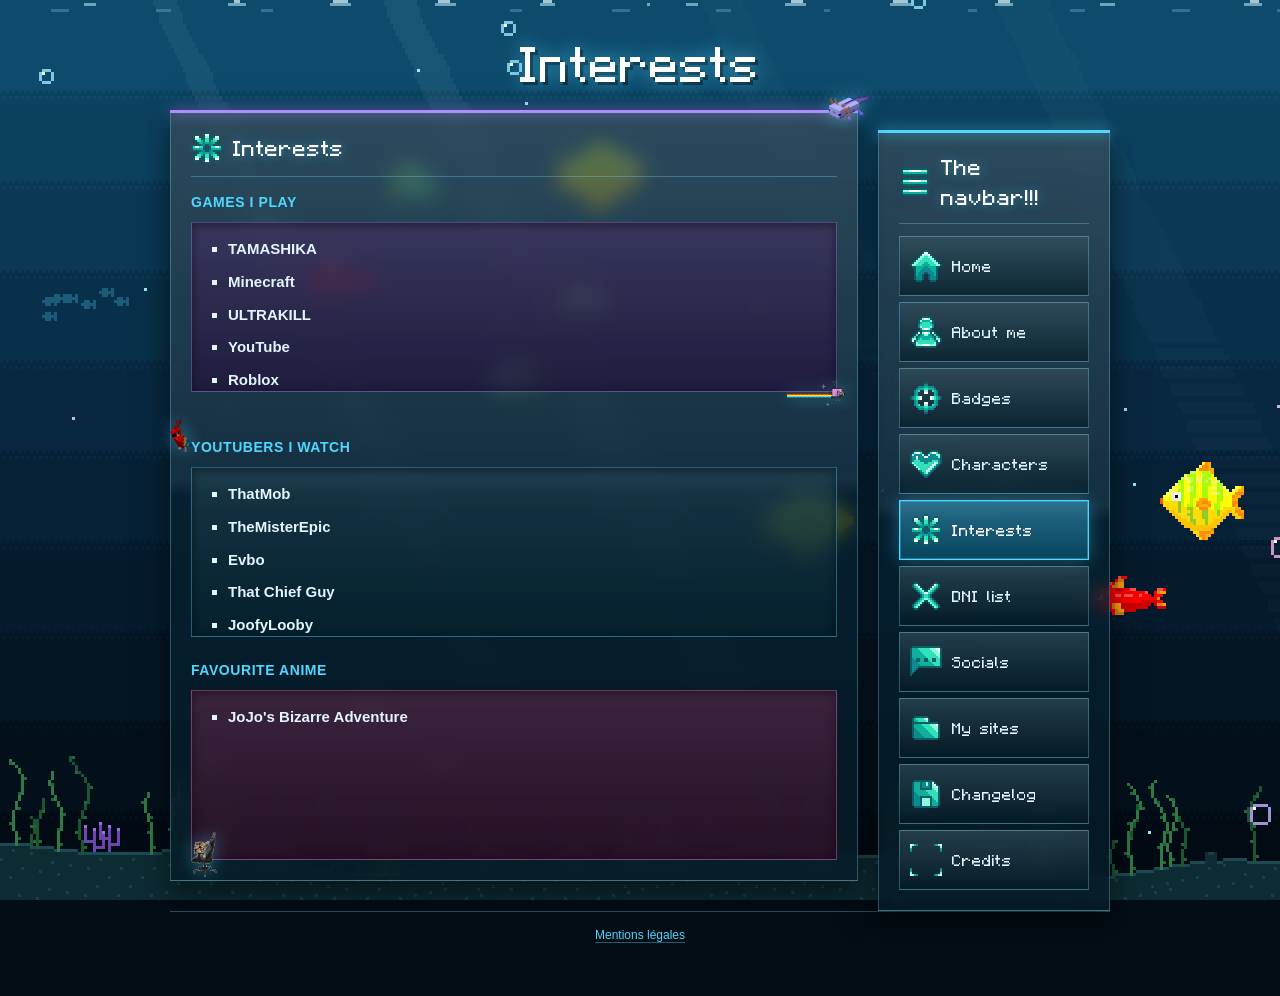
<file: Interests/index.html>
<!DOCTYPE html>
<html lang="en">
<head>
    <meta charset="UTF-8">
    <meta name="viewport" content="width=device-width, initial-scale=1.0, viewport-fit=cover">
    <meta name="theme-color" content="#030d16">
    <meta name="color-scheme" content="dark">
    <title>Interests — AmaiSharkyuu</title>
    <meta name="description" content="Games, YouTubers and anime AmaiSharkyuu is into.">
    <link rel="icon" type="image/png" href="../assets/favicon.png">
    <link rel="stylesheet" href="../aero.css">
    <style>
        .stack {
            display: flex;
            flex-direction: column;
            gap: 22px;
        }

        .bubble.tint-violet { background-color: rgba(45, 20, 78, 0.6);  border-color: rgba(177, 140, 255, 0.35); }
        .bubble.tint-aqua   { background-color: rgba(6, 44, 62, 0.6);   border-color: rgba(79, 216, 255, 0.35); }
        .bubble.tint-pink   { background-color: rgba(70, 16, 52, 0.6);  border-color: rgba(255, 122, 209, 0.35); }

        .stk-axolotl { top: -26px; right: -18px; width: 56px; }
        .stk-nyan    { bottom: -16px; right: -14px; width: 64px; }
        .stk-parrot  { top: 4px; left: -24px; width: 34px; }
        .stk-elgato  { bottom: -20px; left: -18px; width: 58px; }
    </style>
</head>
<body>

<div class="page">

    <header class="site-head">
        <h1 class="site-title">Interests</h1>
    </header>

    <nav class="nav-col navbar panel" data-accent="aqua" aria-label="Site navigation" data-site="nav"></nav>

    <main class="main-col">

        <section class="panel" data-accent="violet">
            <img src="../Axolotl.webp" alt="" class="sticker stk-axolotl" draggable="false">

            <h2 class="panel-title"><span class="pxi pxi-star" aria-hidden="true"></span>Interests</h2>

            <div class="stack">

                <div class="section-wrapper">
                    <h3 class="section-title">Games I play</h3>
                    <div class="bubble scroll-md tint-violet">
                        <ul>
                            <li>TAMASHIKA</li>
                            <li>Minecraft</li>
                            <li>ULTRAKILL</li>
                            <li>YouTube</li>
                            <li>Roblox</li>
                            <li>Mangas</li>
                        </ul>
                    </div>
                    <img src="../nyan-cat.gif" alt="" class="sticker stk-nyan" draggable="false" loading="lazy">
                </div>

                <div class="section-wrapper">
                    <img src="../parrotparty.gif" alt="" class="sticker stk-parrot" draggable="false" loading="lazy">
                    <h3 class="section-title">YouTubers I watch</h3>
                    <div class="bubble scroll-md tint-aqua">
                        <ul>
                            <li>ThatMob</li>
                            <li>TheMisterEpic</li>
                            <li>Evbo</li>
                            <li>That Chief Guy</li>
                            <li>JoofyLooby</li>
                            <li>doctor4t</li>
                            <li>ClownPierce</li>
                            <li>Parrot</li>
                            <li>CubeINC</li>
                            <li>Grox</li>
                            <li>SeaWattgaming</li>
                            <li>Joll and Conk</li>
                            <li>Skeppy</li>
                            <li>Wemmbu</li>
                        </ul>
                    </div>
                </div>

                <div class="section-wrapper">
                    <h3 class="section-title">Favourite anime</h3>
                    <div class="bubble scroll-md tint-pink">
                        <ul>
                            <li>JoJo's Bizarre Adventure</li>
                        </ul>
                    </div>
                    <img src="../elgatitolover.gif" alt="" class="sticker stk-elgato" draggable="false" loading="lazy">
                </div>

            </div>
        </section>

    </main>

    <footer class="site-footer" data-site="footer"></footer>

</div>

<script src="../site.js"></script>
</body>
</html>
</file>
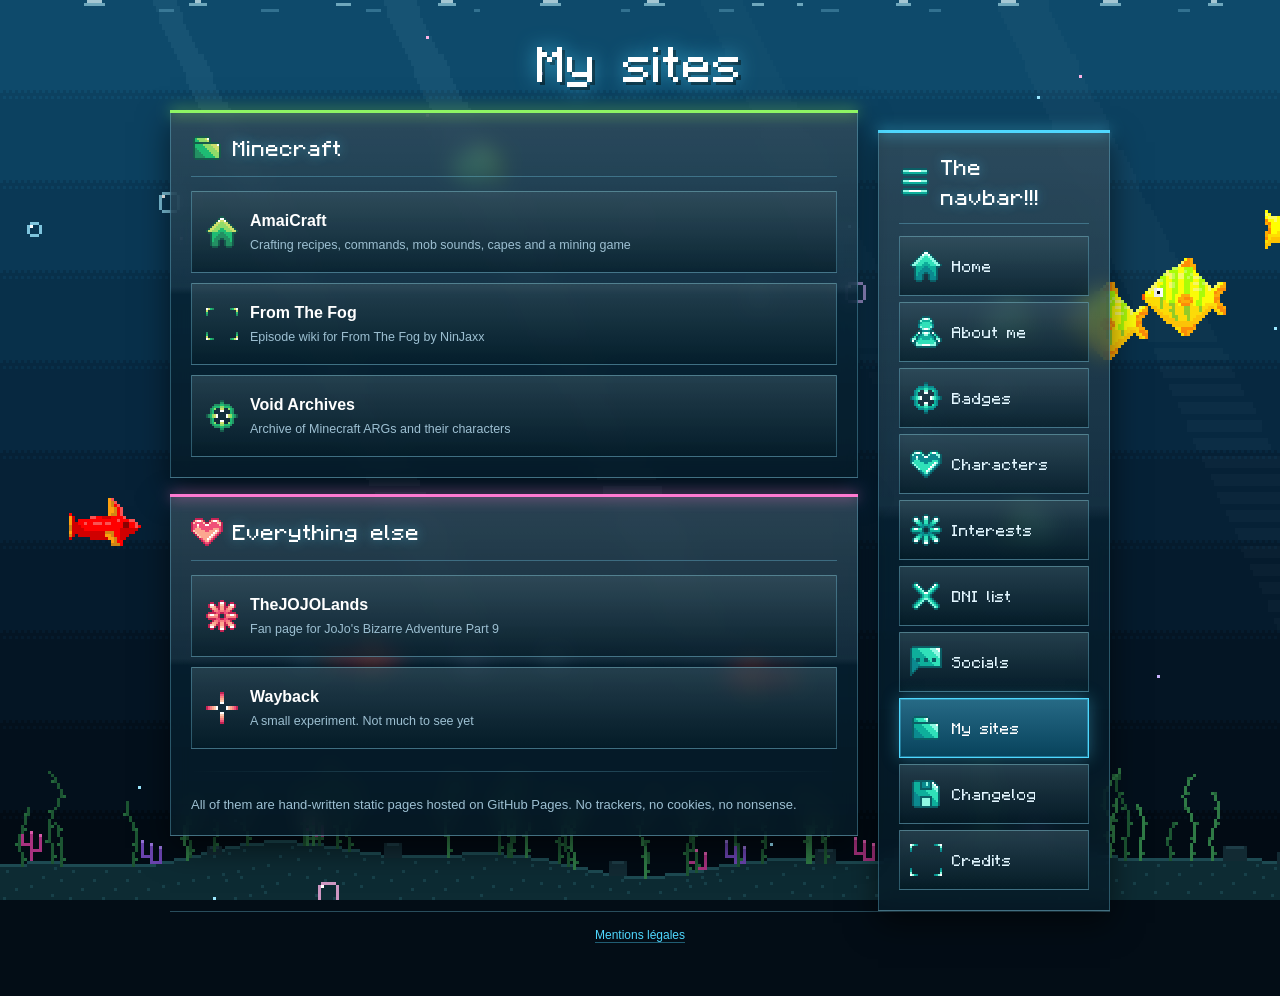
<file: mysites/index.html>
<!DOCTYPE html>
<html lang="en">
<head>
    <meta charset="UTF-8">
    <meta name="viewport" content="width=device-width, initial-scale=1.0, viewport-fit=cover">
    <meta name="theme-color" content="#030d16">
    <meta name="color-scheme" content="dark">
    <title>My sites — AmaiSharkyuu</title>
    <meta name="description" content="Every website AmaiSharkyuu has built: Minecraft guides, ARG archives and fan pages.">
    <link rel="icon" type="image/png" href="../assets/favicon.png">
    <link rel="stylesheet" href="../aero.css">
</head>
<body>

<div class="page">

    <header class="site-head">
        <h1 class="site-title">My sites</h1>
    </header>

    <nav class="nav-col navbar panel" data-accent="aqua" aria-label="Site navigation" data-site="nav"></nav>

    <main class="main-col">

        <section class="panel" data-accent="lime">
            <h2 class="panel-title"><span class="pxi green pxi-folder" aria-hidden="true"></span>Minecraft</h2>

            <ul class="link-list">
                <li>
                    <a class="link-row" href="https://www.amaicraft.fr" target="_blank" rel="noopener noreferrer">
                        <span class="pxi green pxi-home" aria-hidden="true"></span>
                        <span class="label">
                            <b>AmaiCraft</b>
                            <span>Crafting recipes, commands, mob sounds, capes and a mining game</span>
                        </span>
                    </a>
                </li>
                <li>
                    <a class="link-row" href="https://fromthefog.amaicraft.fr" target="_blank" rel="noopener noreferrer">
                        <span class="pxi green pxi-frame" aria-hidden="true"></span>
                        <span class="label">
                            <b>From The Fog</b>
                            <span>Episode wiki for From The Fog by NinJaxx</span>
                        </span>
                    </a>
                </li>
                <li>
                    <a class="link-row" href="https://amaisharkyuu.github.io/Minecraft-ARGs-Website/" target="_blank" rel="noopener noreferrer">
                        <span class="pxi green pxi-target" aria-hidden="true"></span>
                        <span class="label">
                            <b>Void Archives</b>
                            <span>Archive of Minecraft ARGs and their characters</span>
                        </span>
                    </a>
                </li>
            </ul>
        </section>

        <section class="panel" data-accent="pink">
            <h2 class="panel-title"><span class="pxi pink pxi-heart" aria-hidden="true"></span>Everything else</h2>

            <ul class="link-list">
                <li>
                    <a class="link-row" href="https://thejojolands.com" target="_blank" rel="noopener noreferrer">
                        <span class="pxi pink pxi-star" aria-hidden="true"></span>
                        <span class="label">
                            <b>TheJOJOLands</b>
                            <span>Fan page for JoJo's Bizarre Adventure Part 9</span>
                        </span>
                    </a>
                </li>
                <li>
                    <a class="link-row" href="https://wayback.amaicraft.fr" target="_blank" rel="noopener noreferrer">
                        <span class="pxi pink pxi-crosshair" aria-hidden="true"></span>
                        <span class="label">
                            <b>Wayback</b>
                            <span>A small experiment. Not much to see yet</span>
                        </span>
                    </a>
                </li>
            </ul>

            <hr class="aero-sep">

            <p class="muted">All of them are hand-written static pages hosted on GitHub Pages. No trackers, no cookies, no nonsense.</p>
        </section>

    </main>

    <footer class="site-footer" data-site="footer"></footer>

</div>

<script src="../site.js"></script>
</body>
</html>
</file>
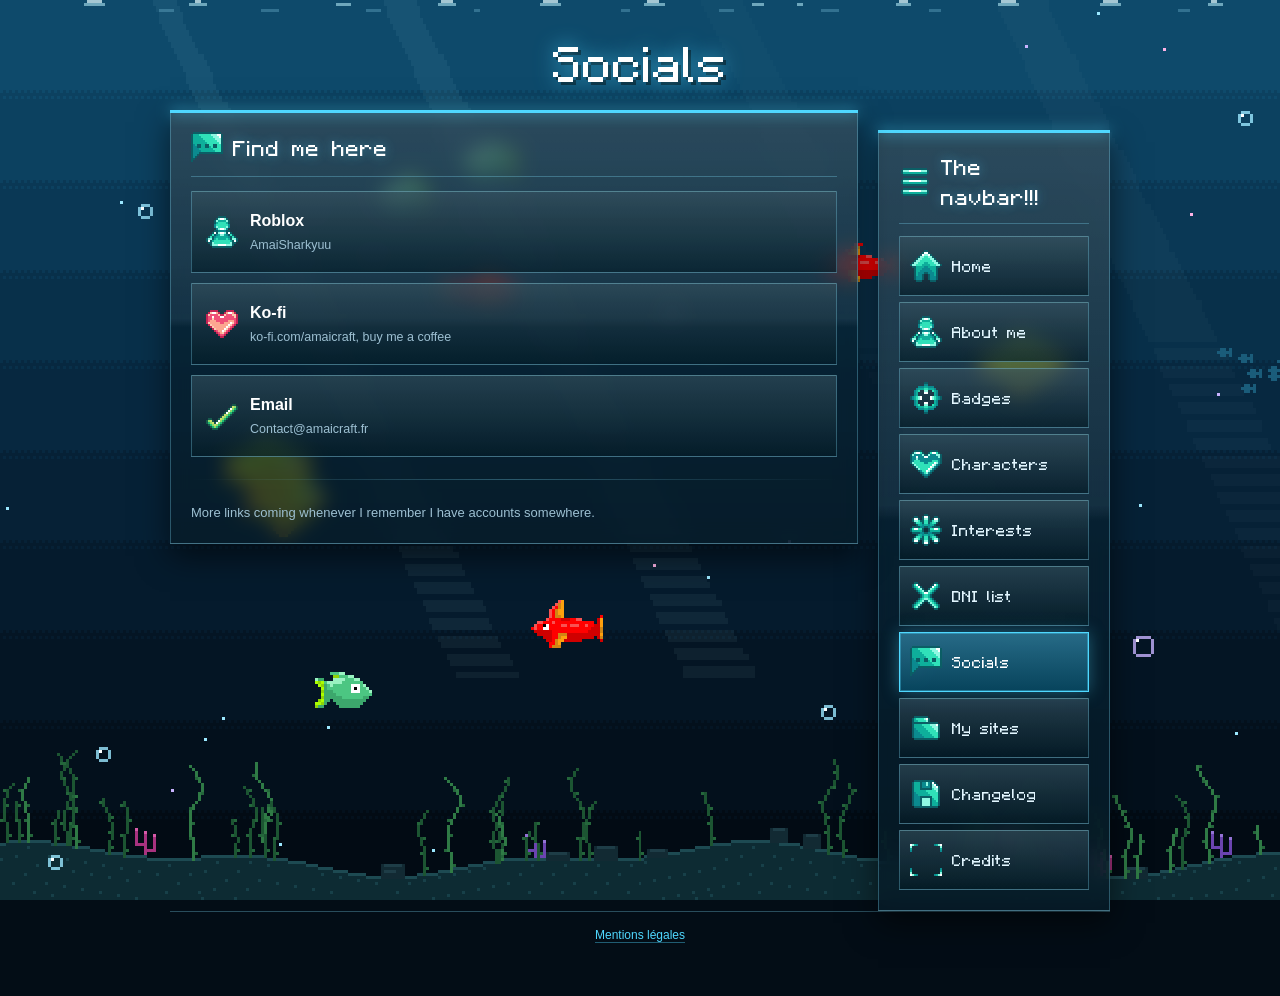
<file: socials/index.html>
<!DOCTYPE html>
<html lang="en">
<head>
    <meta charset="UTF-8">
    <meta name="viewport" content="width=device-width, initial-scale=1.0, viewport-fit=cover">
    <meta name="theme-color" content="#030d16">
    <meta name="color-scheme" content="dark">
    <title>Socials — AmaiSharkyuu</title>
    <meta name="description" content="Where to find AmaiSharkyuu elsewhere on the internet.">
    <link rel="icon" type="image/png" href="../assets/favicon.png">
    <link rel="stylesheet" href="../aero.css">
</head>
<body>

<div class="page">

    <header class="site-head">
        <h1 class="site-title">Socials</h1>
    </header>

    <nav class="nav-col navbar panel" data-accent="aqua" aria-label="Site navigation" data-site="nav"></nav>

    <main class="main-col">

        <section class="panel" data-accent="aqua">
            <h2 class="panel-title"><span class="pxi pxi-chat" aria-hidden="true"></span>Find me here</h2>

            <ul class="link-list" data-site="socials"></ul>

            <hr class="aero-sep">

            <p class="muted">
                More links coming whenever I remember I have accounts somewhere.
            </p>
        </section>

    </main>

    <footer class="site-footer" data-site="footer"></footer>

</div>

<script src="../site.js"></script>
</body>
</html>
</file>
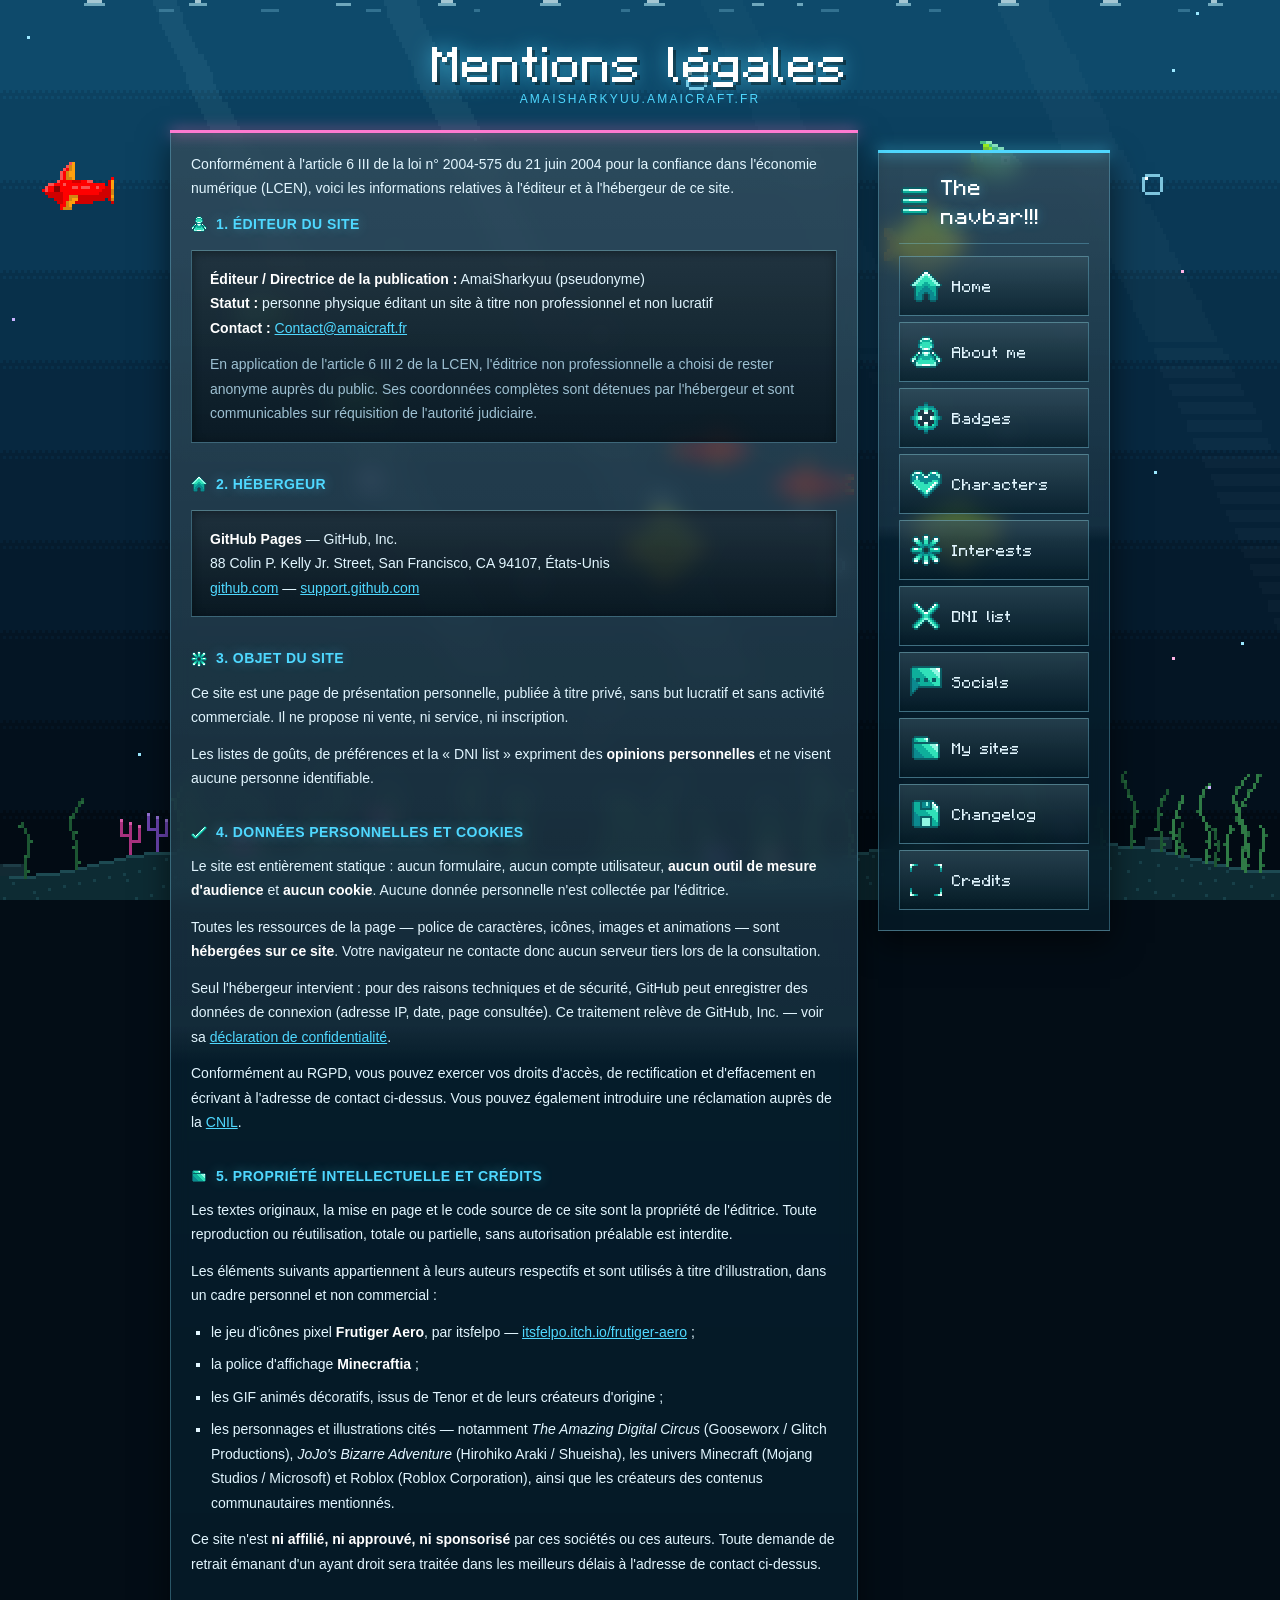
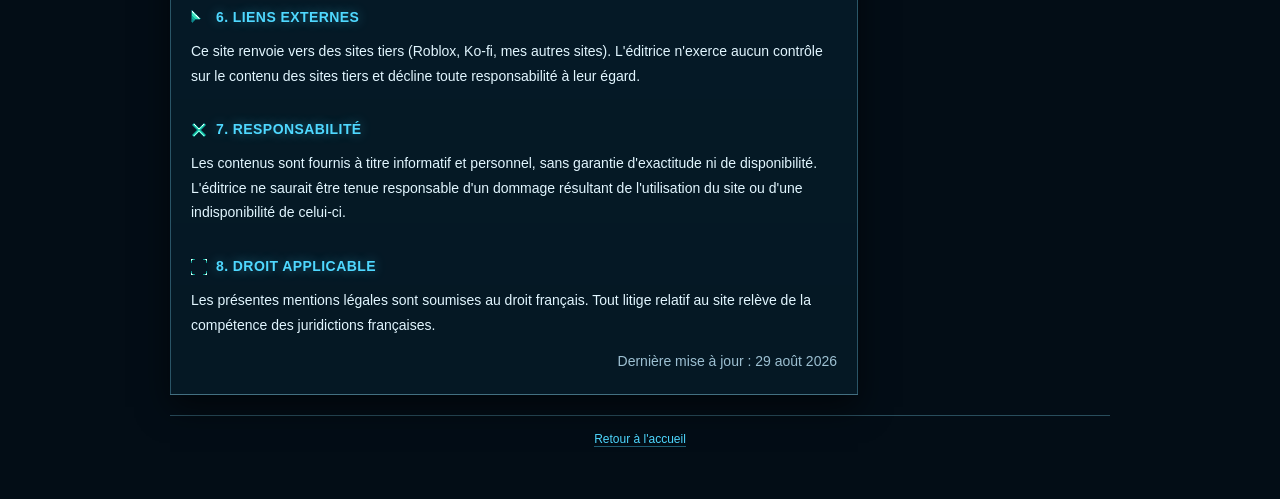
<file: mentions-legales.html>
<!DOCTYPE html>
<html lang="fr">
<head>
    <meta charset="UTF-8">
    <meta name="viewport" content="width=device-width, initial-scale=1.0, viewport-fit=cover">
    <meta name="theme-color" content="#030d16">
    <meta name="color-scheme" content="dark">
    <title>Mentions légales — AmaiSharkyuu</title>
    <meta name="description" content="Mentions légales du site AmaiSharkyuu : éditeur, hébergeur, propriété intellectuelle et données personnelles.">
    <meta name="robots" content="noindex, follow">
    <link rel="icon" type="image/png" href="assets/favicon.png">
    <link rel="stylesheet" href="aero.css">
    <style>
        .legal h2 {
            display: flex;
            align-items: center;
            gap: 9px;
            margin: 30px 0 10px;
            font-size: 14px;
            font-weight: 700;
            text-transform: uppercase;
            letter-spacing: 0.03em;
            color: var(--aqua);
            text-shadow: 0 0 12px rgba(79, 216, 255, 0.4);
        }
        .legal h2:first-of-type { margin-top: 0; }

        .legal p,
        .legal li { font-size: 14px; line-height: 1.75; }

        .legal ul { padding-left: 20px; margin: 0 0 12px; list-style: square; }
        .legal li { margin-bottom: 8px; }

        .legal strong { color: var(--text-strong); }

        .info-card {
            padding: 16px 18px;
            margin: 14px 0 18px;
            background-color: rgba(3, 20, 32, 0.7);
            background-image: linear-gradient(to bottom, rgba(255, 255, 255, 0.08), rgba(0, 0, 0, 0.2));
            border: 1px solid var(--glass-line);
            border-top: 1px solid rgba(168, 240, 255, 0.45);
            box-shadow: inset 0 2px 10px rgba(0, 0, 0, 0.4);
        }
        .info-card p:last-child { margin-bottom: 0; }

        .updated { margin-top: 26px; font-size: 12px; color: var(--text-dim); text-align: right; }
    </style>
</head>
<body>

<div class="page">

    <header class="site-head">
        <h1 class="site-title">Mentions légales</h1>
        <p class="site-subtitle">amaisharkyuu.amaicraft.fr</p>
    </header>

    <nav class="nav-col navbar panel" data-accent="aqua" aria-label="Navigation du site" data-site="nav"></nav>

    <main class="main-col">

        <section class="panel legal" data-accent="pink">

            <p>Conformément à l'article 6 III de la loi n° 2004-575 du 21 juin 2004 pour la confiance dans l'économie numérique (LCEN), voici les informations relatives à l'éditeur et à l'hébergeur de ce site.</p>

            <h2><span class="pxi small pxi-person" aria-hidden="true"></span>1. Éditeur du site</h2>
            <div class="info-card">
                <p>
                    <strong>Éditeur / Directrice de la publication :</strong> AmaiSharkyuu (pseudonyme)<br>
                    <strong>Statut :</strong> personne physique éditant un site à titre non professionnel et non lucratif<br>
                    <strong>Contact :</strong> <a data-site="email"></a>
                </p>
                <p class="muted">En application de l'article 6 III 2 de la LCEN, l'éditrice non professionnelle a choisi de rester anonyme auprès du public. Ses coordonnées complètes sont détenues par l'hébergeur et sont communicables sur réquisition de l'autorité judiciaire.</p>
            </div>

            <h2><span class="pxi small pxi-home" aria-hidden="true"></span>2. Hébergeur</h2>
            <div class="info-card">
                <p>
                    <strong>GitHub Pages</strong> — GitHub, Inc.<br>
                    88 Colin P. Kelly Jr. Street, San Francisco, CA 94107, États-Unis<br>
                    <a href="https://github.com" target="_blank" rel="noopener noreferrer">github.com</a> —
                    <a href="https://support.github.com" target="_blank" rel="noopener noreferrer">support.github.com</a>
                </p>
            </div>

            <h2><span class="pxi small pxi-star" aria-hidden="true"></span>3. Objet du site</h2>
            <p>Ce site est une page de présentation personnelle, publiée à titre privé, sans but lucratif et sans activité commerciale. Il ne propose ni vente, ni service, ni inscription.</p>
            <p>Les listes de goûts, de préférences et la « DNI list » expriment des <strong>opinions personnelles</strong> et ne visent aucune personne identifiable.</p>

            <h2><span class="pxi small pxi-check" aria-hidden="true"></span>4. Données personnelles et cookies</h2>
            <p>Le site est entièrement statique : aucun formulaire, aucun compte utilisateur, <strong>aucun outil de mesure d'audience</strong> et <strong>aucun cookie</strong>. Aucune donnée personnelle n'est collectée par l'éditrice.</p>
            <p>Toutes les ressources de la page — police de caractères, icônes, images et animations — sont <strong>hébergées sur ce site</strong>. Votre navigateur ne contacte donc aucun serveur tiers lors de la consultation.</p>
            <p>Seul l'hébergeur intervient : pour des raisons techniques et de sécurité, GitHub peut enregistrer des données de connexion (adresse IP, date, page consultée). Ce traitement relève de GitHub, Inc. — voir sa <a href="https://docs.github.com/site-policy/privacy-policies/github-privacy-statement" target="_blank" rel="noopener noreferrer">déclaration de confidentialité</a>.</p>
            <p>Conformément au RGPD, vous pouvez exercer vos droits d'accès, de rectification et d'effacement en écrivant à l'adresse de contact ci-dessus. Vous pouvez également introduire une réclamation auprès de la <a href="https://www.cnil.fr" target="_blank" rel="noopener noreferrer">CNIL</a>.</p>

            <h2><span class="pxi small pxi-folder" aria-hidden="true"></span>5. Propriété intellectuelle et crédits</h2>
            <p>Les textes originaux, la mise en page et le code source de ce site sont la propriété de l'éditrice. Toute reproduction ou réutilisation, totale ou partielle, sans autorisation préalable est interdite.</p>
            <p>Les éléments suivants appartiennent à leurs auteurs respectifs et sont utilisés à titre d'illustration, dans un cadre personnel et non commercial :</p>
            <ul>
                <li>le jeu d'icônes pixel <strong>Frutiger Aero</strong>, par itsfelpo — <a href="https://itsfelpo.itch.io/frutiger-aero" target="_blank" rel="noopener noreferrer">itsfelpo.itch.io/frutiger-aero</a> ;</li>
                <li>la police d'affichage <strong>Minecraftia</strong> ;</li>
                <li>les GIF animés décoratifs, issus de Tenor et de leurs créateurs d'origine ;</li>
                <li>les personnages et illustrations cités — notamment <em>The Amazing Digital Circus</em> (Gooseworx / Glitch Productions), <em>JoJo's Bizarre Adventure</em> (Hirohiko Araki / Shueisha), les univers Minecraft (Mojang Studios / Microsoft) et Roblox (Roblox Corporation), ainsi que les créateurs des contenus communautaires mentionnés.</li>
            </ul>
            <p>Ce site n'est <strong>ni affilié, ni approuvé, ni sponsorisé</strong> par ces sociétés ou ces auteurs. Toute demande de retrait émanant d'un ayant droit sera traitée dans les meilleurs délais à l'adresse de contact ci-dessus.</p>

            <h2><span class="pxi small pxi-cursor" aria-hidden="true"></span>6. Liens externes</h2>
            <p>Ce site renvoie vers des sites tiers (Roblox, Ko-fi, mes autres sites). L'éditrice n'exerce aucun contrôle sur le contenu des sites tiers et décline toute responsabilité à leur égard.</p>

            <h2><span class="pxi small pxi-cross" aria-hidden="true"></span>7. Responsabilité</h2>
            <p>Les contenus sont fournis à titre informatif et personnel, sans garantie d'exactitude ni de disponibilité. L'éditrice ne saurait être tenue responsable d'un dommage résultant de l'utilisation du site ou d'une indisponibilité de celui-ci.</p>

            <h2><span class="pxi small pxi-frame" aria-hidden="true"></span>8. Droit applicable</h2>
            <p>Les présentes mentions légales sont soumises au droit français. Tout litige relatif au site relève de la compétence des juridictions françaises.</p>

            <p class="updated">Dernière mise à jour : 29 août 2026</p>

        </section>

    </main>

    <footer class="site-footer">
        <a href="index.html">Retour à l'accueil</a>
    </footer>

</div>

<script src="site.js"></script>
</body>
</html>
</file>
<file: aero.css>
/* ============================================================
   AmaiSharkyuu — Dark Frutiger Aero
   Feuille de style partagée par toutes les pages.

   Règles de base :
     - aucun angle arrondi, nulle part
     - pensé pour l'écran d'ordinateur : contenu + navbar côte à côte
     - icônes pixel 16px du set PixelFrutiger, rendues nettes (pixelated)
   ============================================================ */

/* --- Aucun arrondi, y compris sur les contrôles natifs --- */
*,
*::before,
*::after {
    border-radius: 0 !important;
}

@font-face {
    font-family: 'Minecraftia';
    font-style: normal;
    font-weight: 400;
    font-display: swap;
    src: local('Minecraftia'), url('assets/Minecraftia.woff') format('woff');
}

:root {
    /* Fonds : océan profond nocturne */
    --deep: #030d16;
    --deep-2: #061c2c;
    --deep-3: #0a2c40;

    /* Verre */
    --glass: rgba(9, 38, 56, 0.74);
    --glass-line: rgba(130, 226, 255, 0.30);
    --glass-top: rgba(168, 240, 255, 0.55);

    /* Accents Frutiger Aero */
    --aqua: #4fd8ff;
    --aqua-deep: #0d7ea8;
    --lime: #8ef564;
    --lime-deep: #2f8f3c;
    --pink: #ff7ad1;
    --pink-deep: #b52a86;
    --violet: #b18cff;
    --violet-deep: #6b34c9;
    --steel: #93b3c6;
    --steel-deep: #3d5a6b;
    --ruby: #ff6b6b;
    --ruby-deep: #a81d33;

    /* Texte */
    --text: #e2f6ff;
    --text-dim: #9dc0d2;
    --text-strong: #ffffff;

    /* Largeurs */
    --page-max: 940px;
    --nav-width: 232px;
}

html {
    -webkit-text-size-adjust: 100%;
}

body {
    margin: 0;
    padding: 30px 22px 50px;
    box-sizing: border-box;
    min-height: 100dvh;

    font-family: 'Segoe UI', Tahoma, Geneva, Verdana, sans-serif;
    color: var(--text);
    font-size: 16px;
    line-height: 1.65;

    background-color: var(--deep);
    background-image:
        radial-gradient(circle at 12% 6%, rgba(79, 216, 255, 0.20), transparent 42%),
        radial-gradient(circle at 88% 18%, rgba(177, 140, 255, 0.16), transparent 40%),
        radial-gradient(circle at 50% 98%, rgba(142, 245, 100, 0.13), transparent 48%),
        linear-gradient(170deg, var(--deep-3) 0%, var(--deep-2) 42%, var(--deep) 100%);
    background-attachment: fixed;
    background-size: cover;

    overflow-x: hidden;
    -webkit-tap-highlight-color: rgba(79, 216, 255, 0.25);
}

/* Voile de bulles décoratif */
body::before {
    content: "";
    position: fixed;
    inset: 0;
    pointer-events: none;
    z-index: 0;
    background-image:
        radial-gradient(circle at 18% 78%, rgba(255, 255, 255, 0.07) 0 3px, transparent 4px),
        radial-gradient(circle at 72% 34%, rgba(255, 255, 255, 0.06) 0 5px, transparent 6px),
        radial-gradient(circle at 40% 12%, rgba(255, 255, 255, 0.05) 0 2px, transparent 3px),
        radial-gradient(circle at 88% 66%, rgba(255, 255, 255, 0.05) 0 4px, transparent 5px),
        radial-gradient(circle at 8%  44%, rgba(255, 255, 255, 0.04) 0 2px, transparent 3px);
}

/* ------------------------------------------------------------
   Gabarit de page — DOM : en-tête → nav → contenu → pied
   ------------------------------------------------------------ */
/* Site pensé pour l'écran d'ordinateur : contenu à gauche, navbar à droite.
   Rangée 1 : l'en-tête. Rangée 2 : contenu + nav côte à côte. Rangée 3 : pied.
   Les rangées sont explicites, sinon la nav (placée avant le contenu dans le
   HTML, pour l'ordre de lecture) déclencherait un saut de ligne dans la grille. */
.page {
    position: relative;
    z-index: 1;
    width: 100%;
    max-width: var(--page-max);
    margin: 0 auto;
    display: grid;
    grid-template-columns: minmax(0, 1fr) var(--nav-width);
    gap: 20px;
    align-items: start;
}

.site-head,
.site-footer { grid-column: 1 / -1; }

.main-col { grid-column: 1; grid-row: 2; }
.nav-col  { grid-column: 2; grid-row: 2; position: sticky; top: 20px; }

.site-title {
    margin: 6px 0 2px;
    font-family: 'Minecraftia', 'Segoe UI', sans-serif;
    font-size: clamp(22px, 7vw, 40px);
    font-weight: 400;
    line-height: 1.3;
    text-align: center;
    color: var(--text-strong);
    text-shadow:
        0 0 20px rgba(79, 216, 255, 0.75),
        3px 3px 0 rgba(0, 0, 0, 0.55);
}

.site-subtitle {
    margin: 0;
    text-align: center;
    font-size: 12px;
    letter-spacing: 0.18em;
    text-transform: uppercase;
    color: var(--aqua);
}

.site-footer {
    text-align: center;
    font-size: 12px;
    color: var(--text-dim);
    padding: 14px 10px 0;
    border-top: 1px solid var(--glass-line);
}

.site-footer a {
    color: var(--aqua);
    text-decoration: none;
    border-bottom: 1px solid rgba(79, 216, 255, 0.4);
}

/* Filet de sécurité : sous 640px la grille à deux colonnes ne rentre plus,
   tout s'empile. Ce n'est pas la cible du site, juste un repli propre. */
@media (max-width: 639px) {
    .page {
        grid-template-columns: 1fr;
        gap: 14px;
    }

    .main-col,
    .nav-col {
        grid-column: 1;
        grid-row: auto;
        position: static;
    }
}

/* ------------------------------------------------------------
   Panneau de verre : la brique de base
   ------------------------------------------------------------ */
.panel {
    position: relative;
    box-sizing: border-box;
    width: 100%;
    padding: 20px;

    background-color: var(--glass);
    background-image: linear-gradient(
        to bottom,
        rgba(255, 255, 255, 0.14) 0%,
        rgba(255, 255, 255, 0.05) 48%,
        rgba(0, 0, 0, 0.10) 50%,
        rgba(0, 0, 0, 0.22) 100%
    );

    border: 1px solid var(--glass-line);
    border-top: 2px solid var(--glass-top);
    box-shadow:
        0 12px 30px rgba(0, 0, 0, 0.55),
        inset 0 1px 0 rgba(255, 255, 255, 0.22);

    -webkit-backdrop-filter: blur(10px);
    backdrop-filter: blur(10px);
}

.panel + .panel { margin-top: 16px; }

/* Filet lumineux en haut de panneau */
.panel[data-accent]::before {
    content: "";
    position: absolute;
    top: -2px;
    left: -1px;
    right: -1px;
    height: 3px;
}
.panel[data-accent="aqua"]::before   { background: var(--aqua);   box-shadow: 0 0 14px var(--aqua); }
.panel[data-accent="pink"]::before   { background: var(--pink);   box-shadow: 0 0 14px var(--pink); }
.panel[data-accent="violet"]::before { background: var(--violet); box-shadow: 0 0 14px var(--violet); }
.panel[data-accent="lime"]::before   { background: var(--lime);   box-shadow: 0 0 14px var(--lime); }
.panel[data-accent="steel"]::before  { background: var(--steel);  box-shadow: 0 0 14px rgba(147, 179, 198, 0.8); }
.panel[data-accent="ruby"]::before   { background: var(--ruby);   box-shadow: 0 0 14px var(--ruby); }

.panel-title {
    display: flex;
    align-items: center;
    gap: 10px;
    margin: 0 0 14px;
    padding-bottom: 12px;
    border-bottom: 1px solid var(--glass-line);

    font-family: 'Minecraftia', 'Segoe UI', sans-serif;
    font-size: 18px;
    font-weight: 400;
    color: var(--text-strong);
    text-shadow: 0 0 12px rgba(79, 216, 255, 0.45);
}

.section-title {
    margin: 22px 0 8px;
    font-size: 14px;
    font-weight: 700;
    letter-spacing: 0.04em;
    text-transform: uppercase;
    color: var(--aqua);
}
.section-title:first-child { margin-top: 0; }

/* ------------------------------------------------------------
   Icônes pixel (PixelFrutiger 16px)
   Planche 84x84 = 5 colonnes x 5 lignes de 16px, 1px de gouttière.
   Affichées en 2x : pas de 34px, planche mise à l'échelle 168px.
   ------------------------------------------------------------ */
.pxi {
    display: inline-block;
    flex: 0 0 auto;
    width: 32px;
    height: 32px;
    background-image: url('assets/icons-blue.png');
    background-size: 168px 168px;
    background-repeat: no-repeat;
    image-rendering: pixelated;
    image-rendering: crisp-edges;
    vertical-align: middle;
}

.pxi.green { background-image: url('assets/icons-green.png'); }
.pxi.pink  { background-image: url('assets/icons-pink.png'); }

.pxi.small { width: 16px; height: 16px; background-size: 84px 84px; }

/* Ligne 0 */
.pxi-person   { background-position:    0    0; }
.pxi-heart    { background-position:  -34px  0; }
.pxi-check    { background-position:  -68px  0; }
.pxi-cross    { background-position: -102px  0; }
.pxi-star     { background-position: -136px  0; }
/* Ligne 1 */
.pxi-crosshair{ background-position:    0  -34px; }
.pxi-target   { background-position:  -34px -34px; }
.pxi-frame    { background-position:  -68px -34px; }
.pxi-save     { background-position: -102px -34px; }
.pxi-folder   { background-position: -136px -34px; }
/* Ligne 2 */
.pxi-up       { background-position:    0  -68px; }
.pxi-left     { background-position:  -34px -68px; }
.pxi-right    { background-position:  -68px -68px; }
.pxi-down     { background-position: -102px -68px; }
.pxi-home     { background-position: -136px -68px; }
/* Ligne 3 */
.pxi-play     { background-position:    0 -102px; }
.pxi-pause    { background-position:  -34px -102px; }
.pxi-prev     { background-position:  -68px -102px; }
.pxi-next     { background-position: -102px -102px; }
.pxi-chat     { background-position: -136px -102px; }
/* Ligne 4 */
.pxi-sound    { background-position:    0 -136px; }
.pxi-sound-up { background-position:  -34px -136px; }
.pxi-menu     { background-position:  -68px -136px; }
.pxi-wifi     { background-position: -102px -136px; }
.pxi-cursor   { background-position: -136px -136px; }

/* Version 1x : mêmes cases, pas de 17px */
.pxi.small.pxi-person    { background-position:   0    0; }
.pxi.small.pxi-heart     { background-position: -17px  0; }
.pxi.small.pxi-check     { background-position: -34px  0; }
.pxi.small.pxi-cross     { background-position: -51px  0; }
.pxi.small.pxi-star      { background-position: -68px  0; }
.pxi.small.pxi-crosshair { background-position:   0   -17px; }
.pxi.small.pxi-target    { background-position: -17px -17px; }
.pxi.small.pxi-frame     { background-position: -34px -17px; }
.pxi.small.pxi-save      { background-position: -51px -17px; }
.pxi.small.pxi-folder    { background-position: -68px -17px; }
.pxi.small.pxi-up        { background-position:   0   -34px; }
.pxi.small.pxi-left      { background-position: -17px -34px; }
.pxi.small.pxi-right     { background-position: -34px -34px; }
.pxi.small.pxi-down      { background-position: -51px -34px; }
.pxi.small.pxi-home      { background-position: -68px -34px; }
.pxi.small.pxi-play      { background-position:   0   -51px; }
.pxi.small.pxi-pause     { background-position: -17px -51px; }
.pxi.small.pxi-prev      { background-position: -34px -51px; }
.pxi.small.pxi-next      { background-position: -51px -51px; }
.pxi.small.pxi-chat      { background-position: -68px -51px; }
.pxi.small.pxi-sound     { background-position:   0   -68px; }
.pxi.small.pxi-sound-up  { background-position: -17px -68px; }
.pxi.small.pxi-menu      { background-position: -34px -68px; }
.pxi.small.pxi-wifi      { background-position: -51px -68px; }
.pxi.small.pxi-cursor    { background-position: -68px -68px; }

/* ------------------------------------------------------------
   Barre de navigation
   Mobile : grille d'icônes qui se replie. Large : liste verticale.
   ------------------------------------------------------------ */
.navbar ul {
    list-style: none;
    margin: 0;
    padding: 0;
    display: grid;
    grid-template-columns: 1fr;
    gap: 6px;
}

.navbar a {
    display: flex;
    align-items: center;
    gap: 10px;
    min-height: 42px;
    padding: 8px 10px;

    font-family: 'Minecraftia', 'Segoe UI', sans-serif;
    font-size: 13px;
    line-height: 1.3;
    text-decoration: none;
    color: var(--text);

    background-image: linear-gradient(to bottom, rgba(255, 255, 255, 0.12), rgba(0, 0, 0, 0.22));
    background-color: rgba(6, 40, 58, 0.55);
    border: 1px solid var(--glass-line);
    border-top: 1px solid rgba(168, 240, 255, 0.45);
    transition: background-color 0.15s ease, box-shadow 0.15s ease;
}

.navbar a:active {
    background-color: rgba(13, 126, 168, 0.55);
    box-shadow: 0 0 16px rgba(79, 216, 255, 0.4);
}

@media (hover: hover) {
    .navbar a:hover {
        background-color: rgba(13, 126, 168, 0.55);
        box-shadow: 0 0 16px rgba(79, 216, 255, 0.4);
    }
}

/* Page courante */
.navbar a[aria-current="page"] {
    color: var(--text-strong);
    background-color: rgba(13, 126, 168, 0.6);
    border-color: var(--aqua);
    box-shadow: inset 0 0 0 1px rgba(79, 216, 255, 0.35), 0 0 16px rgba(79, 216, 255, 0.35);
}

/* Repli étroit : la nav redevient une grille d'icônes qui se replie */
@media (max-width: 639px) {
    .navbar ul {
        grid-template-columns: repeat(auto-fit, minmax(74px, 1fr));
        gap: 7px;
    }

    .navbar a {
        flex-direction: column;
        justify-content: center;
        gap: 3px;
        min-height: 62px;
        padding: 7px 4px;
        text-align: center;
        font-size: 10px;
        overflow-wrap: anywhere;
    }
}

/* ------------------------------------------------------------
   Boutons vitrés
   ------------------------------------------------------------ */
.aero-button {
    position: relative;
    display: flex;
    align-items: center;
    justify-content: center;
    gap: 8px;

    box-sizing: border-box;
    width: 100%;
    min-height: 52px;
    padding: 14px 16px;

    font-family: inherit;
    font-size: 16px;
    font-weight: 700;
    text-align: center;
    text-decoration: none;
    color: #ffffff;
    text-shadow: 0 1px 3px rgba(0, 0, 0, 0.55);

    background-image: linear-gradient(to bottom, var(--btn-light) 0%, var(--btn-dark) 100%);
    border: 1px solid var(--btn-edge);
    border-top: 2px solid var(--btn-shine);
    box-shadow:
        0 6px 18px rgba(0, 0, 0, 0.45),
        0 0 18px var(--btn-glow),
        inset 0 1px 0 rgba(255, 255, 255, 0.45);

    cursor: pointer;
    overflow: hidden;
    transition: filter 0.15s ease, transform 0.06s ease;

    --btn-light: #56d6ff;
    --btn-dark: #0a5f83;
    --btn-edge: #073d55;
    --btn-shine: #b8f0ff;
    --btn-glow: rgba(79, 216, 255, 0.35);
}

.aero-button::after {
    content: "";
    position: absolute;
    top: 0;
    left: 0;
    right: 0;
    height: 48%;
    background: linear-gradient(to bottom, rgba(255, 255, 255, 0.42), rgba(255, 255, 255, 0.06));
    pointer-events: none;
}

.aero-button > * { position: relative; z-index: 1; }

.aero-button:active { transform: translateY(1px); filter: brightness(1.15); }

@media (hover: hover) {
    .aero-button:hover { filter: brightness(1.18); }
}

.aero-button[data-style="pink"]   { --btn-light: #ff9ade; --btn-dark: #8d1f68; --btn-edge: #5f1246; --btn-shine: #ffd0ef; --btn-glow: rgba(255, 122, 209, 0.35); }
.aero-button[data-style="violet"] { --btn-light: #c4a6ff; --btn-dark: #4e229b; --btn-edge: #33165f; --btn-shine: #e6d9ff; --btn-glow: rgba(177, 140, 255, 0.35); }
.aero-button[data-style="lime"]   { --btn-light: #a8fa84; --btn-dark: #24702f; --btn-edge: #17491f; --btn-shine: #d8ffc7; --btn-glow: rgba(142, 245, 100, 0.35); color: #04220b; text-shadow: 0 1px 2px rgba(255, 255, 255, 0.35); }
.aero-button[data-style="red"]    { --btn-light: #ff8f8f; --btn-dark: #8b1626; --btn-edge: #5c0d18; --btn-shine: #ffcaca; --btn-glow: rgba(255, 107, 107, 0.35); }
.aero-button[data-style="steel"]  { --btn-light: #b7d2e0; --btn-dark: #2e4757; --btn-edge: #1d2f3a; --btn-shine: #e4f1f8; --btn-glow: rgba(147, 179, 198, 0.28); }

/* ------------------------------------------------------------
   Bulles de contenu (listes)
   ------------------------------------------------------------ */
.bubble {
    box-sizing: border-box;
    padding: 14px 16px;
    background-color: rgba(3, 20, 32, 0.72);
    background-image: linear-gradient(to bottom, rgba(255, 255, 255, 0.07), rgba(0, 0, 0, 0.18));
    border: 1px solid var(--glass-line);
    border-top: 1px solid rgba(168, 240, 255, 0.40);
    box-shadow: inset 0 2px 10px rgba(0, 0, 0, 0.45);
    overflow-y: auto;
    -webkit-overflow-scrolling: touch;
}

.bubble.scroll-md { height: 170px; }
.bubble.scroll-lg { height: 240px; }

.bubble ul { list-style: square; padding-left: 20px; margin: 0; }
.bubble li { font-size: 15px; font-weight: 600; margin-bottom: 8px; }
.bubble li:last-child { margin-bottom: 0; }

.bubble::-webkit-scrollbar { width: 8px; }
.bubble::-webkit-scrollbar-track { background: rgba(0, 0, 0, 0.35); }
.bubble::-webkit-scrollbar-thumb {
    background: linear-gradient(to bottom, var(--aqua), var(--aqua-deep));
    border: 1px solid rgba(0, 0, 0, 0.5);
}
.bubble { scrollbar-width: thin; scrollbar-color: var(--aqua-deep) rgba(0, 0, 0, 0.35); }

/* ------------------------------------------------------------
   Stickers
   ------------------------------------------------------------ */
.section-wrapper { position: relative; width: 100%; }

.sticker {
    position: absolute;
    z-index: 10;
    pointer-events: none;
    user-select: none;
    -webkit-user-select: none;
    filter: drop-shadow(0 0 8px rgba(79, 216, 255, 0.45));
}

/* ------------------------------------------------------------
   Texte courant
   ------------------------------------------------------------ */
.panel p { margin: 0 0 12px; }
.panel p:last-child { margin-bottom: 0; }

a { color: var(--aqua); }

.muted { color: var(--text-dim); font-size: 13px; }

hr.aero-sep {
    border: none;
    height: 1px;
    background: linear-gradient(90deg, transparent, var(--glass-line), transparent);
    margin: 22px 0;
}

/* Liste de liens avec icône (Socials, My sites) */
.link-list {
    list-style: none;
    margin: 0;
    padding: 0;
    display: flex;
    flex-direction: column;
    gap: 10px;
}

.link-row {
    display: flex;
    align-items: center;
    gap: 12px;
    padding: 12px 14px;
    min-height: 56px;

    text-decoration: none;
    color: var(--text);

    background-color: rgba(6, 40, 58, 0.55);
    background-image: linear-gradient(to bottom, rgba(255, 255, 255, 0.12), rgba(0, 0, 0, 0.2));
    border: 1px solid var(--glass-line);
    border-top: 1px solid rgba(168, 240, 255, 0.45);
    transition: background-color 0.15s ease, box-shadow 0.15s ease;
}

.link-row:active,
.link-row:focus-visible {
    background-color: rgba(13, 126, 168, 0.5);
    box-shadow: 0 0 16px rgba(79, 216, 255, 0.35);
}

@media (hover: hover) {
    .link-row:hover {
        background-color: rgba(13, 126, 168, 0.5);
        box-shadow: 0 0 16px rgba(79, 216, 255, 0.35);
    }
}

.link-row .label {
    display: flex;
    flex-direction: column;
    min-width: 0;
}

.link-row .label b {
    font-weight: 700;
    color: var(--text-strong);
}

.link-row .label span {
    font-size: 12.5px;
    color: var(--text-dim);
    overflow-wrap: anywhere;
}

/* ------------------------------------------------------------
   Accessibilité
   ------------------------------------------------------------ */
:focus-visible {
    outline: 2px solid var(--aqua);
    outline-offset: 2px;
}

@media (prefers-reduced-motion: reduce) {
    * { transition: none !important; animation: none !important; }
}

/* ------------------------------------------------------------
   Fond sous-marin pixel art (ocean.js, activé par "fond" dans site.json)
   ------------------------------------------------------------ */
.ocean-bg {
    position: fixed;
    inset: 0;
    width: 100vw;
    height: 100vh;
    z-index: 0;
    pointer-events: none;
    image-rendering: pixelated;
    image-rendering: crisp-edges;
}

/* Le canvas remplace le dégradé et le voile de bulles */
.has-ocean body { background-image: none; }
.has-ocean body::before { display: none; }
</file>
